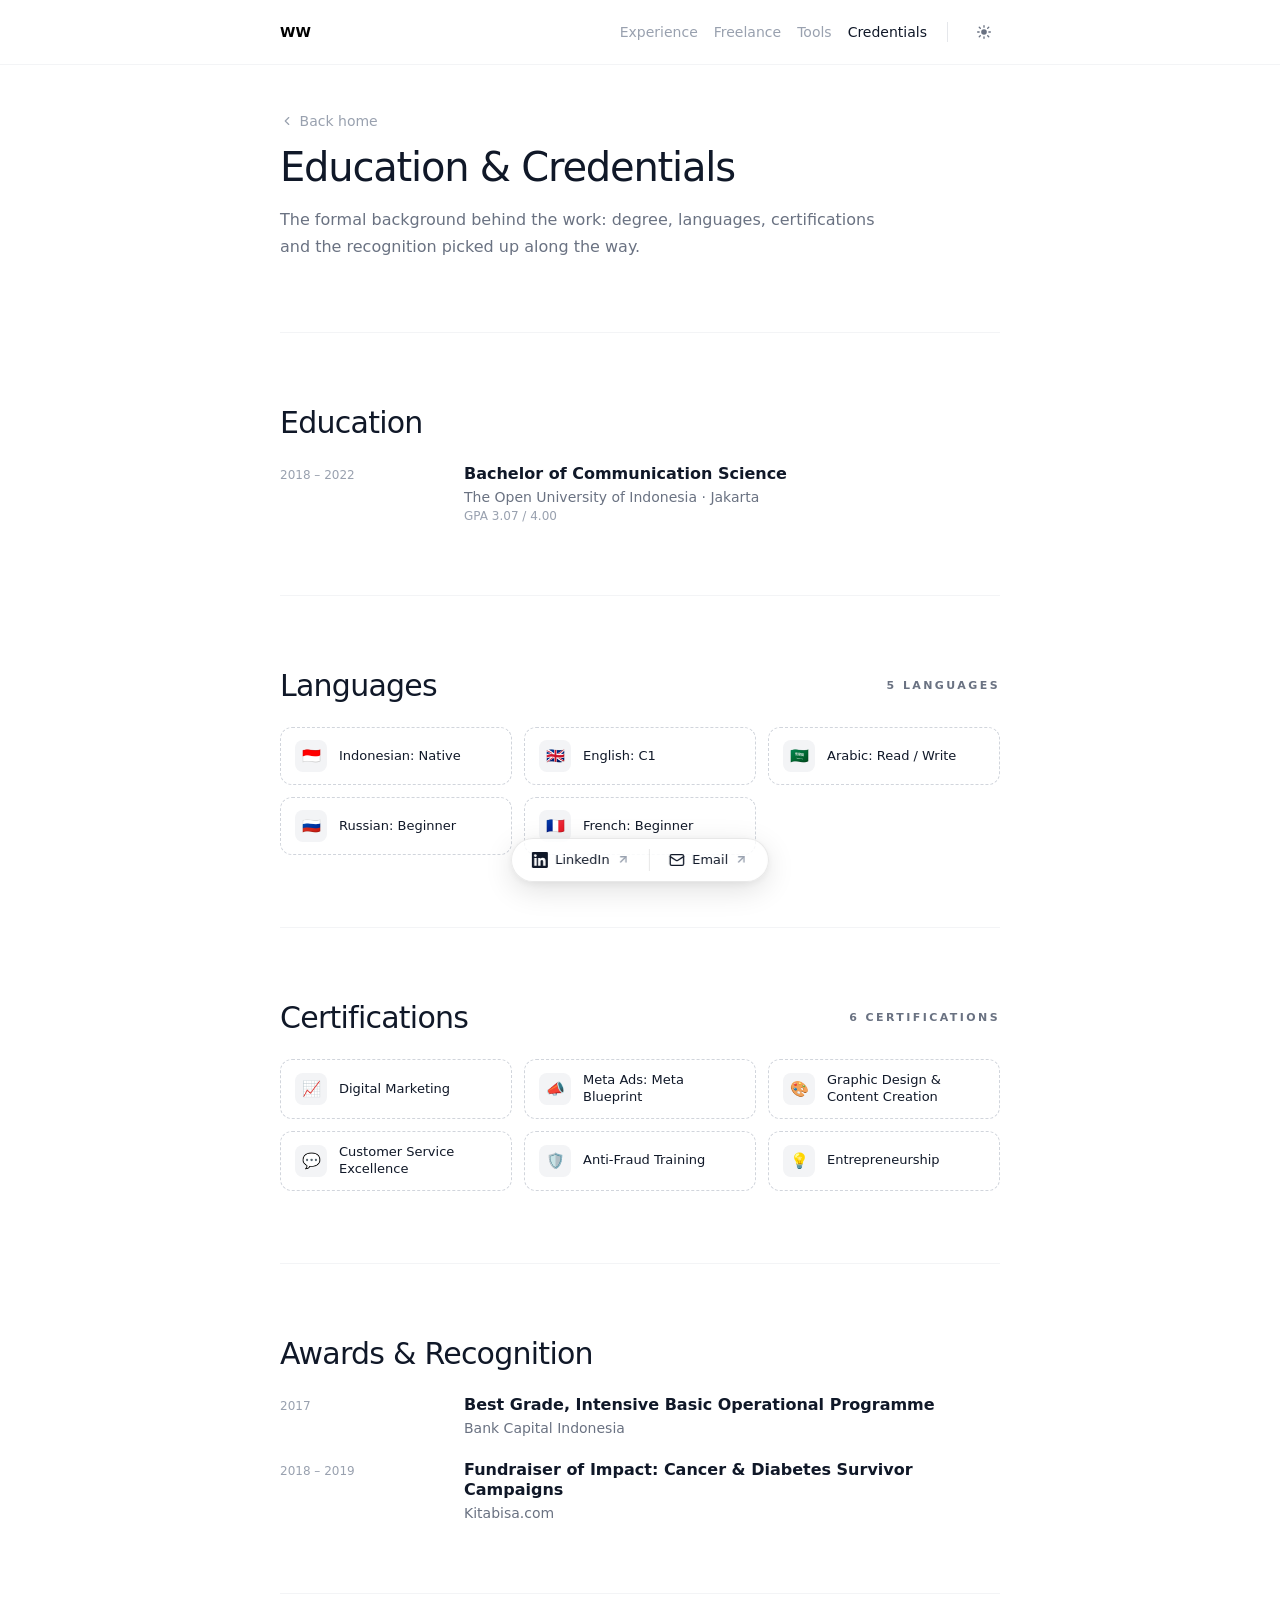
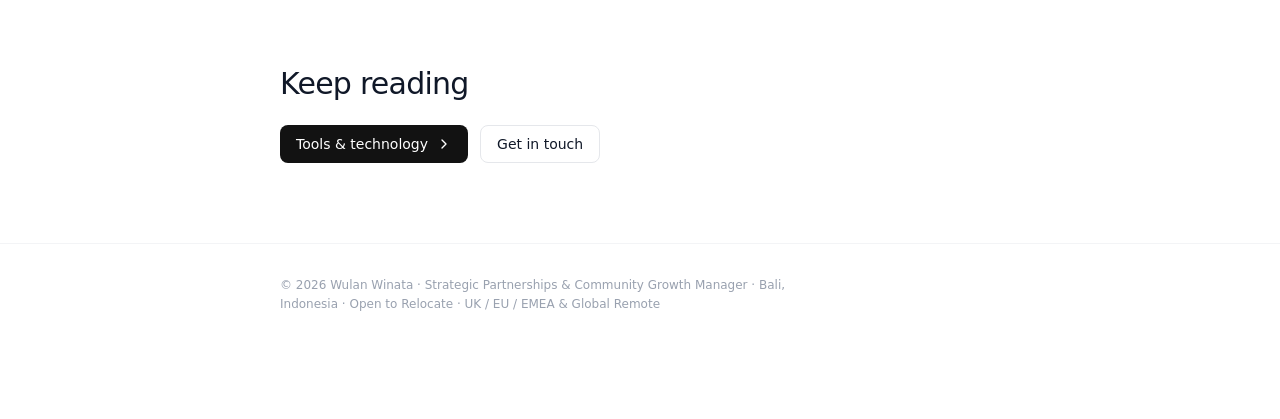
<file: credentials.html>
<!DOCTYPE html>
<html lang="en">
<head>
<meta charset="utf-8">
<meta name="viewport" content="width=device-width, initial-scale=1">
<title>Credentials  · Wulan Winata</title>
<meta name="description" content="Education, languages, certifications and awards: Bachelor of Communication Science, Meta Blueprint, and recognition from Bank Capital Indonesia and Kitabisa.com.">
<link rel="stylesheet" href="style.css">
<link rel="icon" href="data:image/svg+xml,<svg xmlns='http://www.w3.org/2000/svg' viewBox='0 0 32 32'><text y='25' font-size='24'>🤝</text></svg>">
<script>
  (function () {
    try {
      var stored = localStorage.getItem("theme");
      var dark = stored ? stored === "dark"
        : window.matchMedia("(prefers-color-scheme: dark)").matches;
      if (dark) document.documentElement.classList.add("dark");
    } catch (e) {}
  })();
</script>
</head>
<body>

<header class="site-header">
  <nav>
    <a class="brand" href="index.html">WW</a>
    <div class="nav-right">
      <div class="nav-links">
        <a href="experience.html">Experience</a>
        <a href="freelance.html">Freelance</a>
        <a href="tools.html">Tools</a>
        <a href="credentials.html">Credentials</a>
      </div>
      <div class="nav-divider"></div>
      <button type="button" class="theme-toggle" title="Switch to dark" aria-label="Switch to dark mode">
        <svg class="icon-sun" viewBox="0 0 24 24" fill="none" stroke="currentColor" stroke-width="2" stroke-linecap="round" aria-hidden="true">
          <circle cx="12" cy="12" r="4.2" fill="currentColor" stroke="none"></circle>
          <path d="M12 2.5v2.2M12 19.3v2.2M4.9 4.9l1.55 1.55M17.55 17.55l1.55 1.55M2.5 12h2.2M19.3 12h2.2M4.9 19.1l1.55-1.55M17.55 6.45l1.55-1.55"></path>
        </svg>
        <svg class="icon-moon" viewBox="0 0 24 24" fill="currentColor" aria-hidden="true">
          <path d="M20.5 14.6c-1 .4-2.1.6-3.2.6-5 0-9-4-9-9 0-1.6.4-3.1 1.2-4.4a.75.75 0 0 0-.9-1.1A10.5 10.5 0 1 0 21.6 15.5a.75.75 0 0 0-1.1-.9Z"></path>
        </svg>
      </button>
    </div>
  </nav>
</header>

<main class="wrap">

  <section class="page-head">
    <a class="back-link" href="index.html">
      <svg viewBox="0 0 24 24" fill="none" stroke="currentColor" stroke-width="2" stroke-linecap="round" stroke-linejoin="round" aria-hidden="true"><path d="m15 18-6-6 6-6"/></svg>
      <span>Back home</span>
    </a>
    <h1 class="page-title">Education &amp; Credentials</h1>
    <p class="page-lede">
      The formal background behind the work: degree, languages, certifications and the recognition picked up along
      the way.
    </p>
  </section>

  <hr class="rule">

  <section class="section reveal">
    <div class="section-head">
      <p class="section-title">Education</p>
    </div>
    <div class="cred-list">
      <div class="cred-row">
        <p class="exp-date">2018 – 2022</p>
        <div>
          <p class="cred-title">Bachelor of Communication Science</p>
          <p class="cred-sub">The Open University of Indonesia · Jakarta</p>
          <p class="cred-note">GPA 3.07 / 4.00</p>
        </div>
      </div>
    </div>
  </section>

  <hr class="rule">

  <section class="section reveal">
    <div class="section-head">
      <p class="section-title">Languages</p>
      <span class="eyebrow">5 Languages</span>
    </div>
    <div class="comp-grid">
      <div class="comp"><span class="comp-ico">🇮🇩</span><span class="comp-txt">Indonesian: Native</span></div>
      <div class="comp"><span class="comp-ico">🇬🇧</span><span class="comp-txt">English: C1</span></div>
      <div class="comp"><span class="comp-ico">🇸🇦</span><span class="comp-txt">Arabic: Read / Write</span></div>
      <div class="comp"><span class="comp-ico">🇷🇺</span><span class="comp-txt">Russian: Beginner</span></div>
      <div class="comp"><span class="comp-ico">🇫🇷</span><span class="comp-txt">French: Beginner</span></div>
    </div>
  </section>

  <hr class="rule">

  <section class="section reveal">
    <div class="section-head">
      <p class="section-title">Certifications</p>
      <span class="eyebrow">6 Certifications</span>
    </div>
    <div class="comp-grid">
      <div class="comp"><span class="comp-ico">📈</span><span class="comp-txt">Digital Marketing</span></div>
      <div class="comp"><span class="comp-ico">📣</span><span class="comp-txt">Meta Ads: Meta Blueprint</span></div>
      <div class="comp"><span class="comp-ico">🎨</span><span class="comp-txt">Graphic Design &amp; Content Creation</span></div>
      <div class="comp"><span class="comp-ico">💬</span><span class="comp-txt">Customer Service Excellence</span></div>
      <div class="comp"><span class="comp-ico">🛡️</span><span class="comp-txt">Anti-Fraud Training</span></div>
      <div class="comp"><span class="comp-ico">💡</span><span class="comp-txt">Entrepreneurship</span></div>
    </div>
  </section>

  <hr class="rule">

  <section class="section reveal">
    <div class="section-head">
      <p class="section-title">Awards &amp; Recognition</p>
    </div>
    <div class="cred-list">
      <div class="cred-row">
        <p class="exp-date">2017</p>
        <div>
          <p class="cred-title">Best Grade, Intensive Basic Operational Programme</p>
          <p class="cred-sub">Bank Capital Indonesia</p>
        </div>
      </div>
      <div class="cred-row">
        <p class="exp-date">2018 – 2019</p>
        <div>
          <p class="cred-title">Fundraiser of Impact: Cancer &amp; Diabetes Survivor Campaigns</p>
          <p class="cred-sub">Kitabisa.com</p>
        </div>
      </div>
    </div>
  </section>

  <hr class="rule">

  <section class="section reveal">
    <div class="section-head">
      <p class="section-title">Keep reading</p>
    </div>
    <div class="btn-row">
      <a class="btn" href="tools.html">
        <span>Tools &amp; technology</span>
        <svg viewBox="0 0 24 24" fill="none" stroke="currentColor" stroke-width="2" stroke-linecap="round" stroke-linejoin="round" aria-hidden="true"><path d="m9 18 6-6-6-6"/></svg>
      </a>
      <a class="btn-ghost" href="index.html#contact"><span>Get in touch</span></a>
    </div>
  </section>

</main>

<footer class="site-footer">
  <div class="footer-inner">
    <p class="footer-note">
      © 2026 Wulan Winata · Strategic Partnerships &amp; Community Growth Manager · Bali, Indonesia · Open to Relocate ·
      UK / EU / EMEA &amp; Global Remote
    </p>
  </div>
</footer>

<!-- Floating glass dock -->
<div class="dock" role="navigation" aria-label="Quick contact">
  <a class="dock-btn li" href="https://linkedin.com/in/wulanzein" target="_blank" rel="noopener noreferrer">
    <svg class="dock-glyph" viewBox="0 0 24 24" fill="currentColor" aria-hidden="true"><path d="M20.45 20.45h-3.56v-5.57c0-1.33-.03-3.04-1.85-3.04-1.85 0-2.14 1.45-2.14 2.94v5.67H9.35V9h3.42v1.56h.05a3.75 3.75 0 0 1 3.37-1.85c3.6 0 4.27 2.37 4.27 5.46v6.28ZM5.34 7.43a2.07 2.07 0 1 1 0-4.13 2.07 2.07 0 0 1 0 4.13ZM7.12 20.45H3.55V9h3.57v11.45ZM22.22 0H1.77C.79 0 0 .77 0 1.72v20.56C0 23.23.79 24 1.77 24h20.45c.98 0 1.78-.77 1.78-1.72V1.72C24 .77 23.2 0 22.22 0Z"/></svg>
    <span>LinkedIn</span>
    <svg class="dock-arrow" viewBox="0 0 24 24" fill="none" stroke="currentColor" stroke-width="2.5" stroke-linecap="round" stroke-linejoin="round" aria-hidden="true"><path d="M7 7h10v10"/><path d="M7 17 17 7"/></svg>
  </a>
  <div class="dock-sep"></div>
  <a class="dock-btn em" href="mailto:Wlnwinata.work@gmail.com">
    <svg class="dock-glyph" viewBox="0 0 24 24" fill="none" stroke="currentColor" stroke-width="2" stroke-linecap="round" stroke-linejoin="round" aria-hidden="true"><path d="m22 7-8.991 5.727a2 2 0 0 1-2.009 0L2 7"/><rect x="2" y="4" width="20" height="16" rx="2"/></svg>
    <span>Email</span>
    <svg class="dock-arrow" viewBox="0 0 24 24" fill="none" stroke="currentColor" stroke-width="2.5" stroke-linecap="round" stroke-linejoin="round" aria-hidden="true"><path d="M7 7h10v10"/><path d="M7 17 17 7"/></svg>
  </a>
</div>

<script src="main.js"></script>
</body>
</html>
</file>
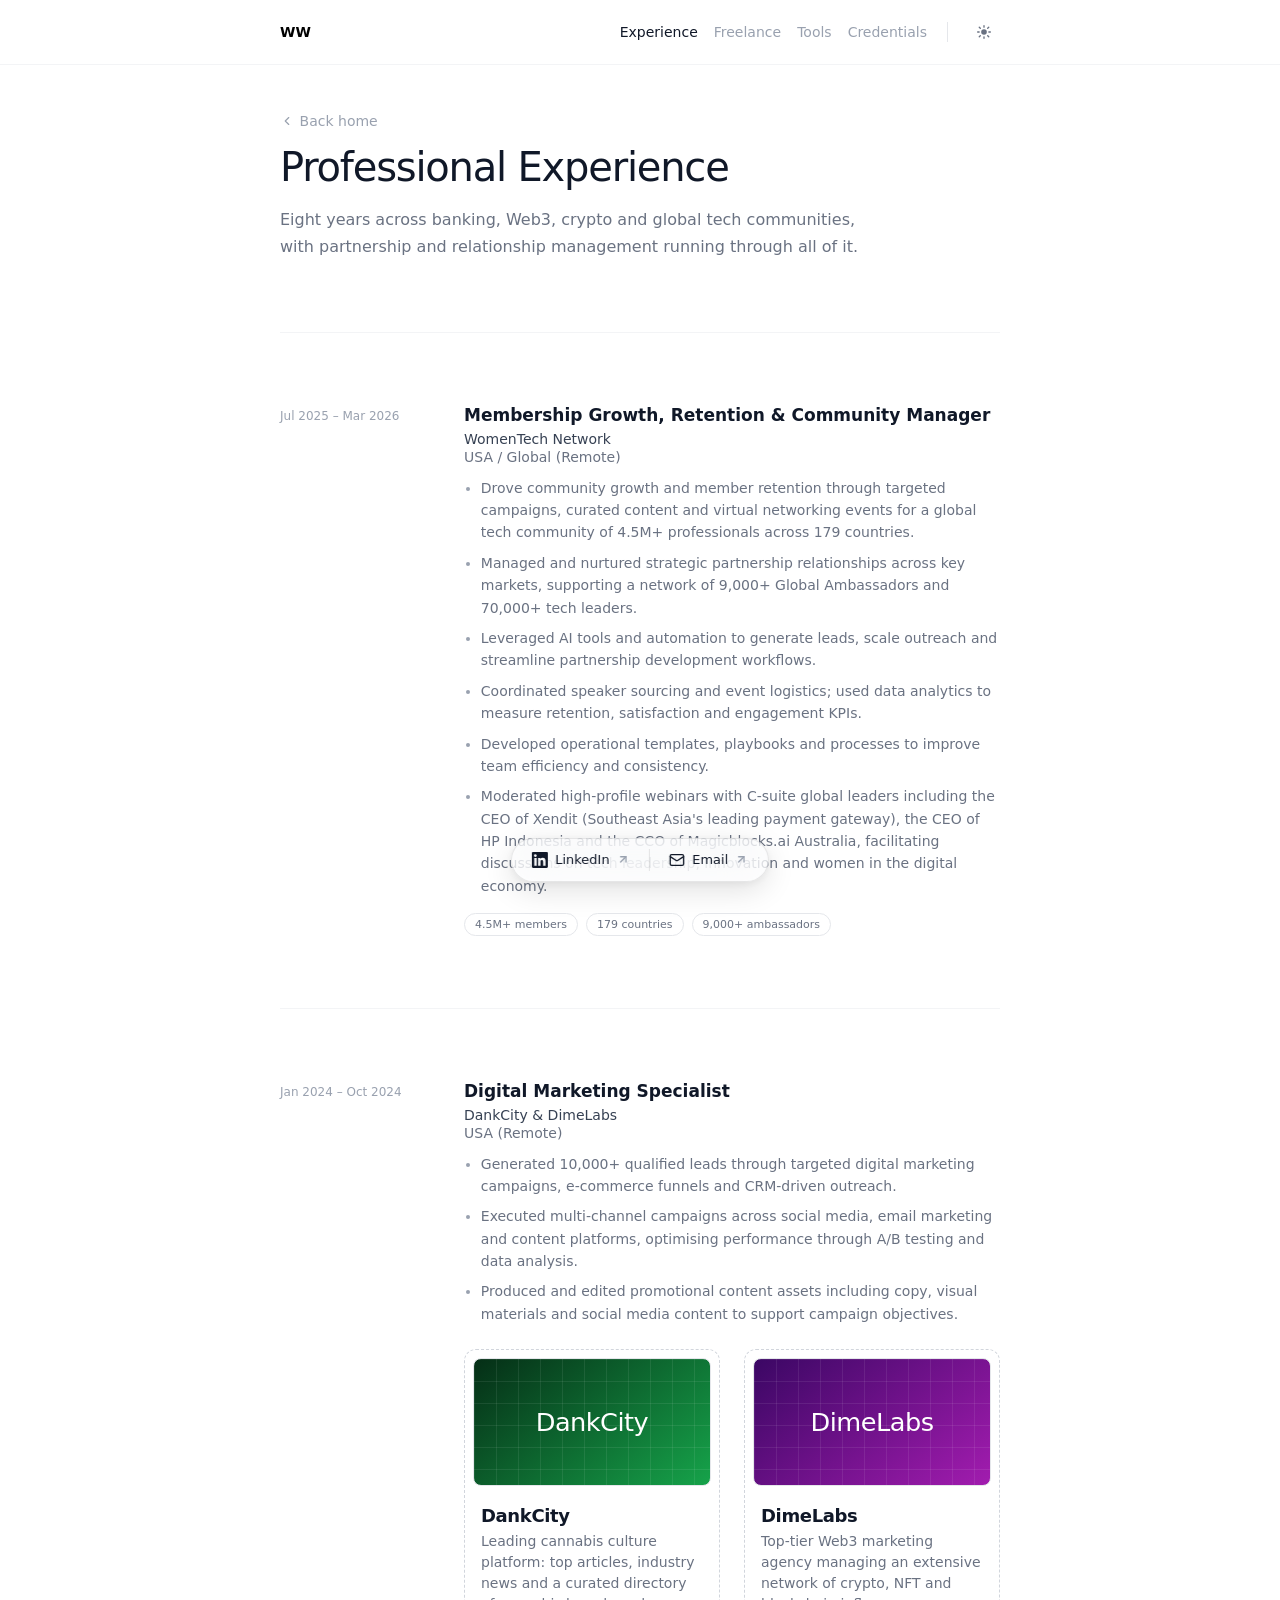
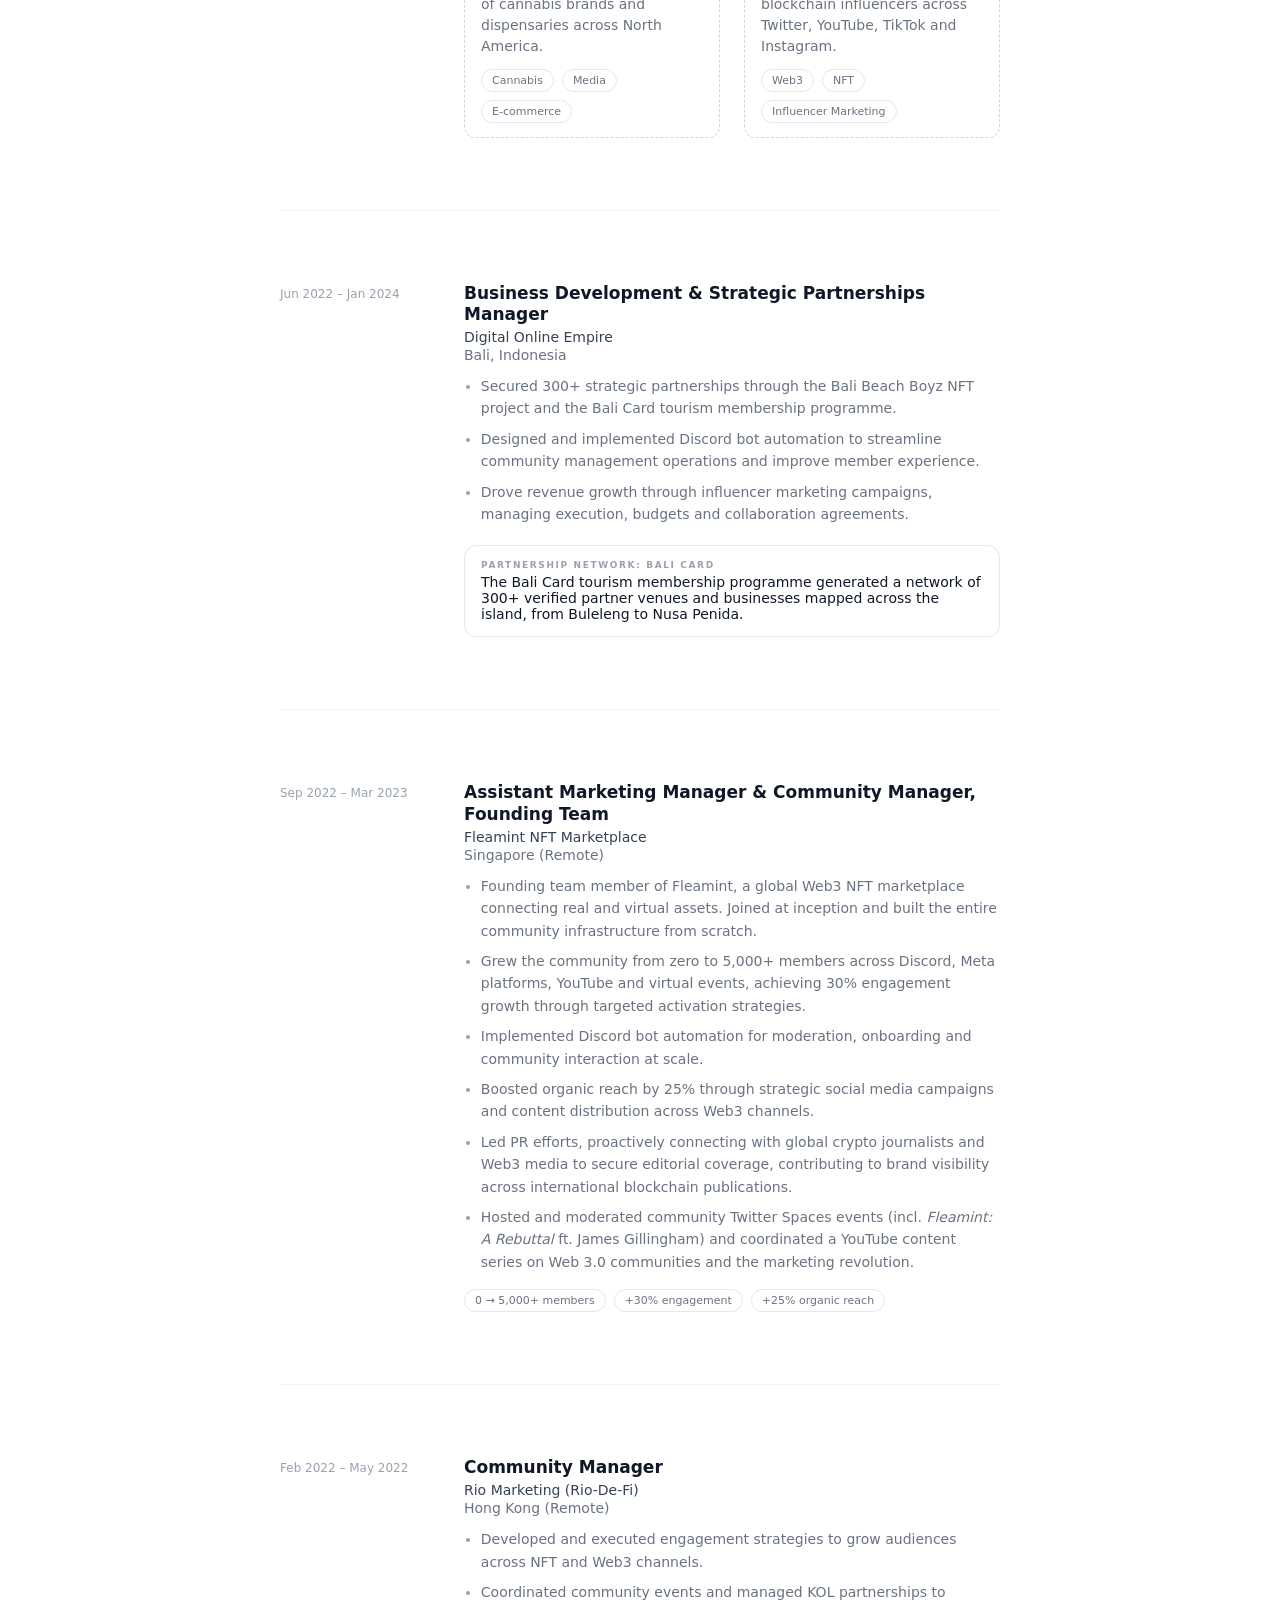
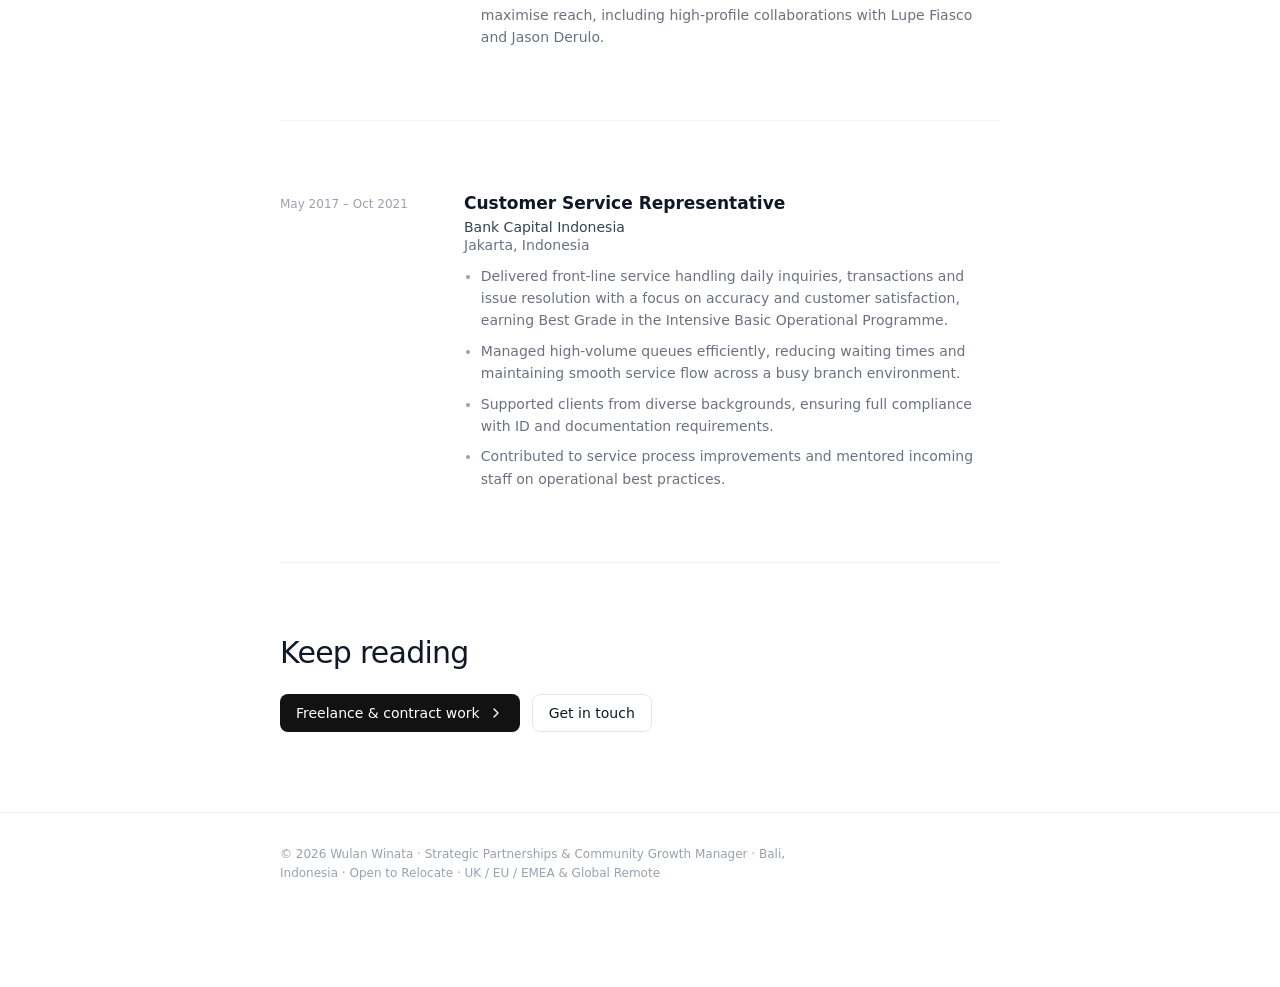
<file: experience.html>
<!DOCTYPE html>
<html lang="en">
<head>
<meta charset="utf-8">
<meta name="viewport" content="width=device-width, initial-scale=1">
<title>Experience  · Wulan Winata</title>
<meta name="description" content="Full professional experience: WomenTech Network, DankCity &amp; DimeLabs, Digital Online Empire, Fleamint, Rio-De-Fi and Bank Capital Indonesia.">
<link rel="stylesheet" href="style.css">
<link rel="icon" href="data:image/svg+xml,<svg xmlns='http://www.w3.org/2000/svg' viewBox='0 0 32 32'><text y='25' font-size='24'>🤝</text></svg>">
<script>
  (function () {
    try {
      var stored = localStorage.getItem("theme");
      var dark = stored ? stored === "dark"
        : window.matchMedia("(prefers-color-scheme: dark)").matches;
      if (dark) document.documentElement.classList.add("dark");
    } catch (e) {}
  })();
</script>
</head>
<body>

<header class="site-header">
  <nav>
    <a class="brand" href="index.html">WW</a>
    <div class="nav-right">
      <div class="nav-links">
        <a href="experience.html">Experience</a>
        <a href="freelance.html">Freelance</a>
        <a href="tools.html">Tools</a>
        <a href="credentials.html">Credentials</a>
      </div>
      <div class="nav-divider"></div>
      <button type="button" class="theme-toggle" title="Switch to dark" aria-label="Switch to dark mode">
        <svg class="icon-sun" viewBox="0 0 24 24" fill="none" stroke="currentColor" stroke-width="2" stroke-linecap="round" aria-hidden="true">
          <circle cx="12" cy="12" r="4.2" fill="currentColor" stroke="none"></circle>
          <path d="M12 2.5v2.2M12 19.3v2.2M4.9 4.9l1.55 1.55M17.55 17.55l1.55 1.55M2.5 12h2.2M19.3 12h2.2M4.9 19.1l1.55-1.55M17.55 6.45l1.55-1.55"></path>
        </svg>
        <svg class="icon-moon" viewBox="0 0 24 24" fill="currentColor" aria-hidden="true">
          <path d="M20.5 14.6c-1 .4-2.1.6-3.2.6-5 0-9-4-9-9 0-1.6.4-3.1 1.2-4.4a.75.75 0 0 0-.9-1.1A10.5 10.5 0 1 0 21.6 15.5a.75.75 0 0 0-1.1-.9Z"></path>
        </svg>
      </button>
    </div>
  </nav>
</header>

<main class="wrap">

  <section class="page-head">
    <a class="back-link" href="index.html">
      <svg viewBox="0 0 24 24" fill="none" stroke="currentColor" stroke-width="2" stroke-linecap="round" stroke-linejoin="round" aria-hidden="true"><path d="m15 18-6-6 6-6"/></svg>
      <span>Back home</span>
    </a>
    <h1 class="page-title">Professional Experience</h1>
    <p class="page-lede">
      Eight years across banking, Web3, crypto and global tech communities, with partnership and relationship
      management running through all of it.
    </p>
  </section>

  <hr class="rule">

  <!-- WomenTech -->
  <section class="section reveal" id="womentech">
    <div class="exp-row">
      <p class="exp-date">Jul 2025 – Mar 2026</p>
      <div>
        <h2 class="exp-role">Membership Growth, Retention &amp; Community Manager</h2>
        <p class="exp-org">WomenTech Network</p>
        <p class="exp-place">USA / Global (Remote)</p>
        <ul class="exp-points">
          <li>Drove community growth and member retention through targeted campaigns, curated content and virtual networking events for a global tech community of 4.5M+ professionals across 179 countries.</li>
          <li>Managed and nurtured strategic partnership relationships across key markets, supporting a network of 9,000+ Global Ambassadors and 70,000+ tech leaders.</li>
          <li>Leveraged AI tools and automation to generate leads, scale outreach and streamline partnership development workflows.</li>
          <li>Coordinated speaker sourcing and event logistics; used data analytics to measure retention, satisfaction and engagement KPIs.</li>
          <li>Developed operational templates, playbooks and processes to improve team efficiency and consistency.</li>
          <li>Moderated high-profile webinars with C-suite global leaders including the CEO of Xendit (Southeast Asia's leading payment gateway), the CEO of HP Indonesia and the CCO of Magicblocks.ai Australia, facilitating discussions on tech leadership, innovation and women in the digital economy.</li>
        </ul>
        <div class="pill-row" style="margin-top:1rem">
          <span class="pill">4.5M+ members</span>
          <span class="pill">179 countries</span>
          <span class="pill">9,000+ ambassadors</span>
        </div>
      </div>
    </div>
  </section>

  <hr class="rule">

  <!-- DankCity & DimeLabs -->
  <section class="section reveal" id="dankcity">
    <div class="exp-row">
      <p class="exp-date">Jan 2024 – Oct 2024</p>
      <div>
        <h2 class="exp-role">Digital Marketing Specialist</h2>
        <p class="exp-org">DankCity &amp; DimeLabs</p>
        <p class="exp-place">USA (Remote)</p>
        <ul class="exp-points">
          <li>Generated 10,000+ qualified leads through targeted digital marketing campaigns, e-commerce funnels and CRM-driven outreach.</li>
          <li>Executed multi-channel campaigns across social media, email marketing and content platforms, optimising performance through A/B testing and data analysis.</li>
          <li>Produced and edited promotional content assets including copy, visual materials and social media content to support campaign objectives.</li>
        </ul>

        <div class="card-grid" style="margin-top:1.5rem">
          <div class="card">
            <div class="card-thumb g3"><span class="card-thumb-mono">DankCity</span></div>
            <div class="card-body">
              <p class="card-title">DankCity</p>
              <p class="card-desc">Leading cannabis culture platform: top articles, industry news and a curated directory of cannabis brands and dispensaries across North America.</p>
              <div class="card-meta">
                <span class="pill">Cannabis</span><span class="pill">Media</span><span class="pill">E-commerce</span>
              </div>
            </div>
          </div>
          <div class="card">
            <div class="card-thumb g2"><span class="card-thumb-mono">DimeLabs</span></div>
            <div class="card-body">
              <p class="card-title">DimeLabs</p>
              <p class="card-desc">Top-tier Web3 marketing agency managing an extensive network of crypto, NFT and blockchain influencers across Twitter, YouTube, TikTok and Instagram.</p>
              <div class="card-meta">
                <span class="pill">Web3</span><span class="pill">NFT</span><span class="pill">Influencer Marketing</span>
              </div>
            </div>
          </div>
        </div>
      </div>
    </div>
  </section>

  <hr class="rule">

  <!-- Digital Online Empire -->
  <section class="section reveal" id="doe">
    <div class="exp-row">
      <p class="exp-date">Jun 2022 – Jan 2024</p>
      <div>
        <h2 class="exp-role">Business Development &amp; Strategic Partnerships Manager</h2>
        <p class="exp-org">Digital Online Empire</p>
        <p class="exp-place">Bali, Indonesia</p>
        <ul class="exp-points">
          <li>Secured 300+ strategic partnerships through the Bali Beach Boyz NFT project and the Bali Card tourism membership programme.</li>
          <li>Designed and implemented Discord bot automation to streamline community management operations and improve member experience.</li>
          <li>Drove revenue growth through influencer marketing campaigns, managing execution, budgets and collaboration agreements.</li>
        </ul>
        <div class="fact" style="margin-top:1.25rem">
          <p class="fact-k">Partnership Network: Bali Card</p>
          <p class="fact-v">The Bali Card tourism membership programme generated a network of 300+ verified partner venues and businesses mapped across the island, from Buleleng to Nusa Penida.</p>
        </div>
      </div>
    </div>
  </section>

  <hr class="rule">

  <!-- Fleamint -->
  <section class="section reveal" id="fleamint">
    <div class="exp-row">
      <p class="exp-date">Sep 2022 – Mar 2023</p>
      <div>
        <h2 class="exp-role">Assistant Marketing Manager &amp; Community Manager, Founding Team</h2>
        <p class="exp-org">Fleamint NFT Marketplace</p>
        <p class="exp-place">Singapore (Remote)</p>
        <ul class="exp-points">
          <li>Founding team member of Fleamint, a global Web3 NFT marketplace connecting real and virtual assets. Joined at inception and built the entire community infrastructure from scratch.</li>
          <li>Grew the community from zero to 5,000+ members across Discord, Meta platforms, YouTube and virtual events, achieving 30% engagement growth through targeted activation strategies.</li>
          <li>Implemented Discord bot automation for moderation, onboarding and community interaction at scale.</li>
          <li>Boosted organic reach by 25% through strategic social media campaigns and content distribution across Web3 channels.</li>
          <li>Led PR efforts, proactively connecting with global crypto journalists and Web3 media to secure editorial coverage, contributing to brand visibility across international blockchain publications.</li>
          <li>Hosted and moderated community Twitter Spaces events (incl. <em>Fleamint: A Rebuttal</em> ft. James Gillingham) and coordinated a YouTube content series on Web 3.0 communities and the marketing revolution.</li>
        </ul>
        <div class="pill-row" style="margin-top:1rem">
          <span class="pill">0 → 5,000+ members</span>
          <span class="pill">+30% engagement</span>
          <span class="pill">+25% organic reach</span>
        </div>
      </div>
    </div>
  </section>

  <hr class="rule">

  <!-- Rio -->
  <section class="section reveal" id="rio">
    <div class="exp-row">
      <p class="exp-date">Feb 2022 – May 2022</p>
      <div>
        <h2 class="exp-role">Community Manager</h2>
        <p class="exp-org">Rio Marketing (Rio-De-Fi)</p>
        <p class="exp-place">Hong Kong (Remote)</p>
        <ul class="exp-points">
          <li>Developed and executed engagement strategies to grow audiences across NFT and Web3 channels.</li>
          <li>Coordinated community events and managed KOL partnerships to maximise reach, including high-profile collaborations with Lupe Fiasco and Jason Derulo.</li>
        </ul>
      </div>
    </div>
  </section>

  <hr class="rule">

  <!-- Bank Capital -->
  <section class="section reveal" id="bankcapital">
    <div class="exp-row">
      <p class="exp-date">May 2017 – Oct 2021</p>
      <div>
        <h2 class="exp-role">Customer Service Representative</h2>
        <p class="exp-org">Bank Capital Indonesia</p>
        <p class="exp-place">Jakarta, Indonesia</p>
        <ul class="exp-points">
          <li>Delivered front-line service handling daily inquiries, transactions and issue resolution with a focus on accuracy and customer satisfaction, earning Best Grade in the Intensive Basic Operational Programme.</li>
          <li>Managed high-volume queues efficiently, reducing waiting times and maintaining smooth service flow across a busy branch environment.</li>
          <li>Supported clients from diverse backgrounds, ensuring full compliance with ID and documentation requirements.</li>
          <li>Contributed to service process improvements and mentored incoming staff on operational best practices.</li>
        </ul>
      </div>
    </div>
  </section>

  <hr class="rule">

  <section class="section reveal">
    <div class="section-head">
      <p class="section-title">Keep reading</p>
    </div>
    <div class="btn-row">
      <a class="btn" href="freelance.html">
        <span>Freelance &amp; contract work</span>
        <svg viewBox="0 0 24 24" fill="none" stroke="currentColor" stroke-width="2" stroke-linecap="round" stroke-linejoin="round" aria-hidden="true"><path d="m9 18 6-6-6-6"/></svg>
      </a>
      <a class="btn-ghost" href="index.html#contact"><span>Get in touch</span></a>
    </div>
  </section>

</main>

<footer class="site-footer">
  <div class="footer-inner">
    <p class="footer-note">
      © 2026 Wulan Winata · Strategic Partnerships &amp; Community Growth Manager · Bali, Indonesia · Open to Relocate ·
      UK / EU / EMEA &amp; Global Remote
    </p>
  </div>
</footer>

<!-- Floating glass dock -->
<div class="dock" role="navigation" aria-label="Quick contact">
  <a class="dock-btn li" href="https://linkedin.com/in/wulanzein" target="_blank" rel="noopener noreferrer">
    <svg class="dock-glyph" viewBox="0 0 24 24" fill="currentColor" aria-hidden="true"><path d="M20.45 20.45h-3.56v-5.57c0-1.33-.03-3.04-1.85-3.04-1.85 0-2.14 1.45-2.14 2.94v5.67H9.35V9h3.42v1.56h.05a3.75 3.75 0 0 1 3.37-1.85c3.6 0 4.27 2.37 4.27 5.46v6.28ZM5.34 7.43a2.07 2.07 0 1 1 0-4.13 2.07 2.07 0 0 1 0 4.13ZM7.12 20.45H3.55V9h3.57v11.45ZM22.22 0H1.77C.79 0 0 .77 0 1.72v20.56C0 23.23.79 24 1.77 24h20.45c.98 0 1.78-.77 1.78-1.72V1.72C24 .77 23.2 0 22.22 0Z"/></svg>
    <span>LinkedIn</span>
    <svg class="dock-arrow" viewBox="0 0 24 24" fill="none" stroke="currentColor" stroke-width="2.5" stroke-linecap="round" stroke-linejoin="round" aria-hidden="true"><path d="M7 7h10v10"/><path d="M7 17 17 7"/></svg>
  </a>
  <div class="dock-sep"></div>
  <a class="dock-btn em" href="mailto:Wlnwinata.work@gmail.com">
    <svg class="dock-glyph" viewBox="0 0 24 24" fill="none" stroke="currentColor" stroke-width="2" stroke-linecap="round" stroke-linejoin="round" aria-hidden="true"><path d="m22 7-8.991 5.727a2 2 0 0 1-2.009 0L2 7"/><rect x="2" y="4" width="20" height="16" rx="2"/></svg>
    <span>Email</span>
    <svg class="dock-arrow" viewBox="0 0 24 24" fill="none" stroke="currentColor" stroke-width="2.5" stroke-linecap="round" stroke-linejoin="round" aria-hidden="true"><path d="M7 7h10v10"/><path d="M7 17 17 7"/></svg>
  </a>
</div>

<script src="main.js"></script>
</body>
</html>
</file>
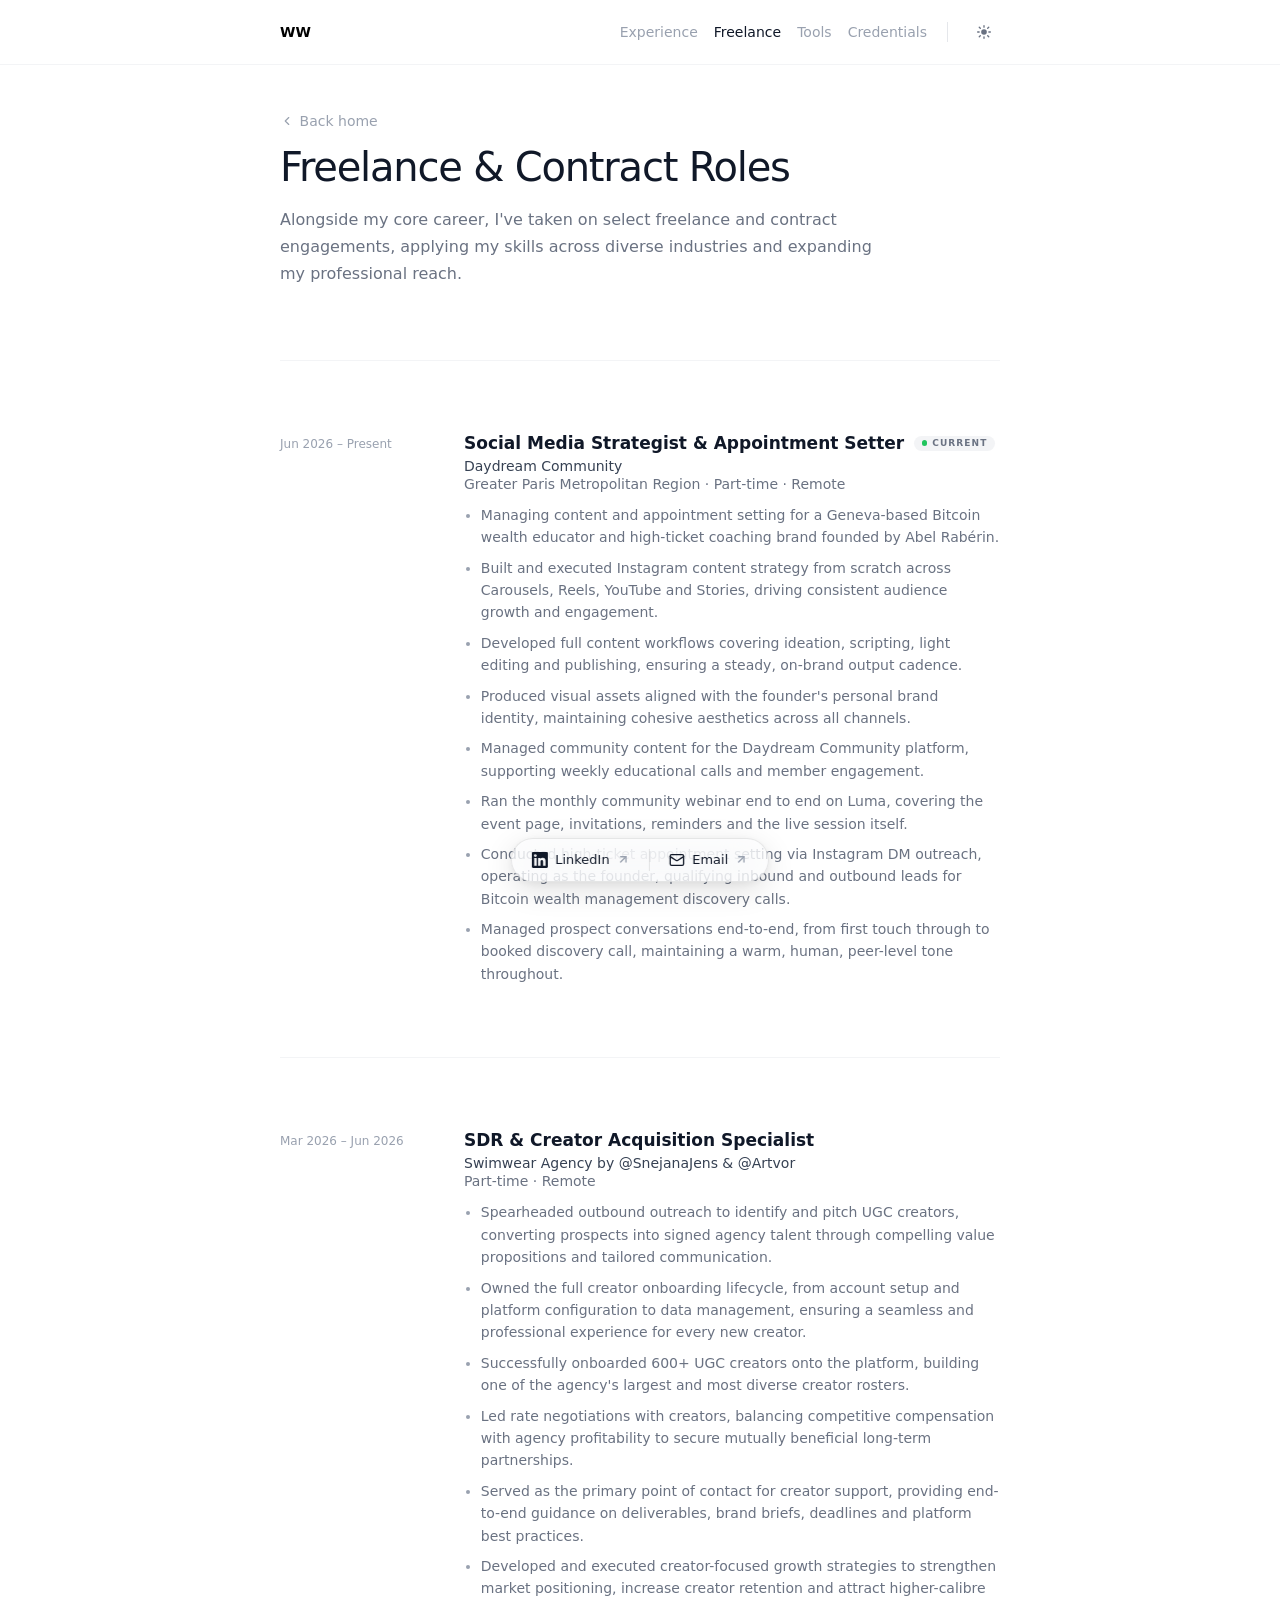
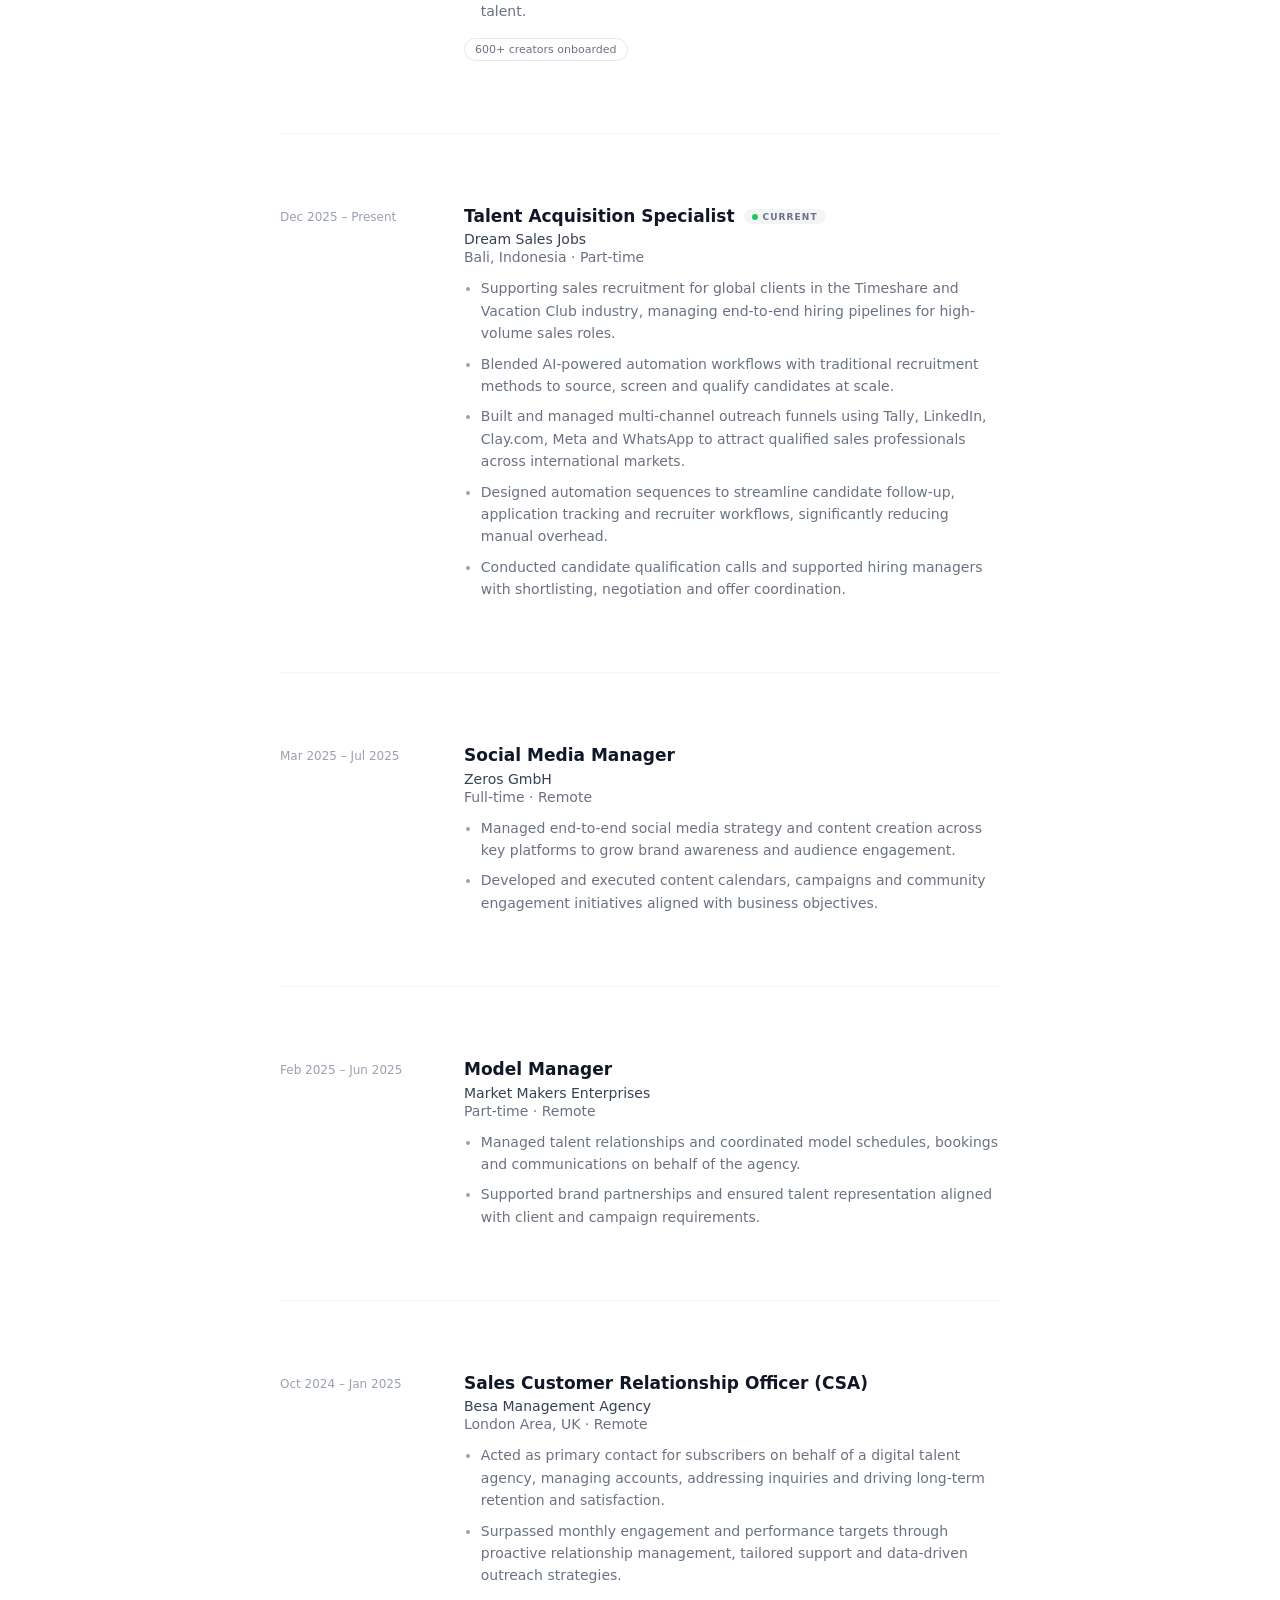
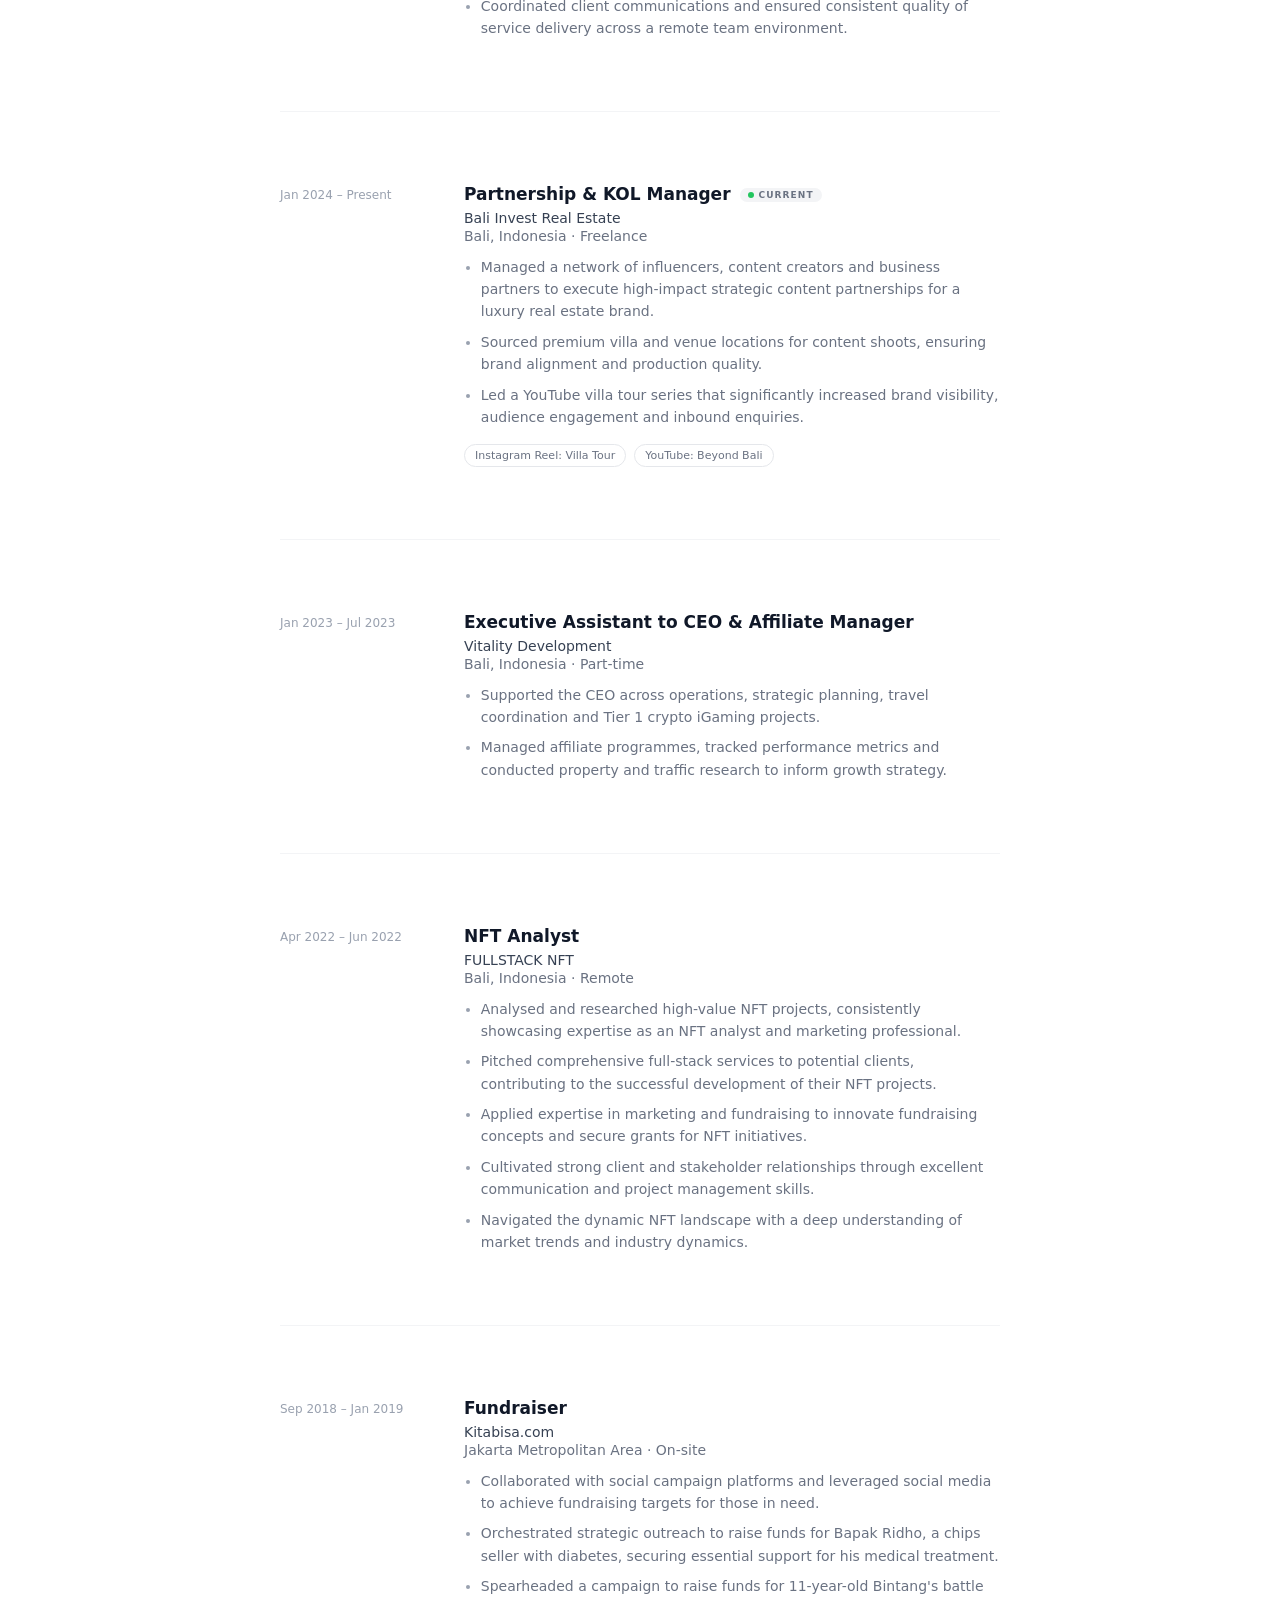
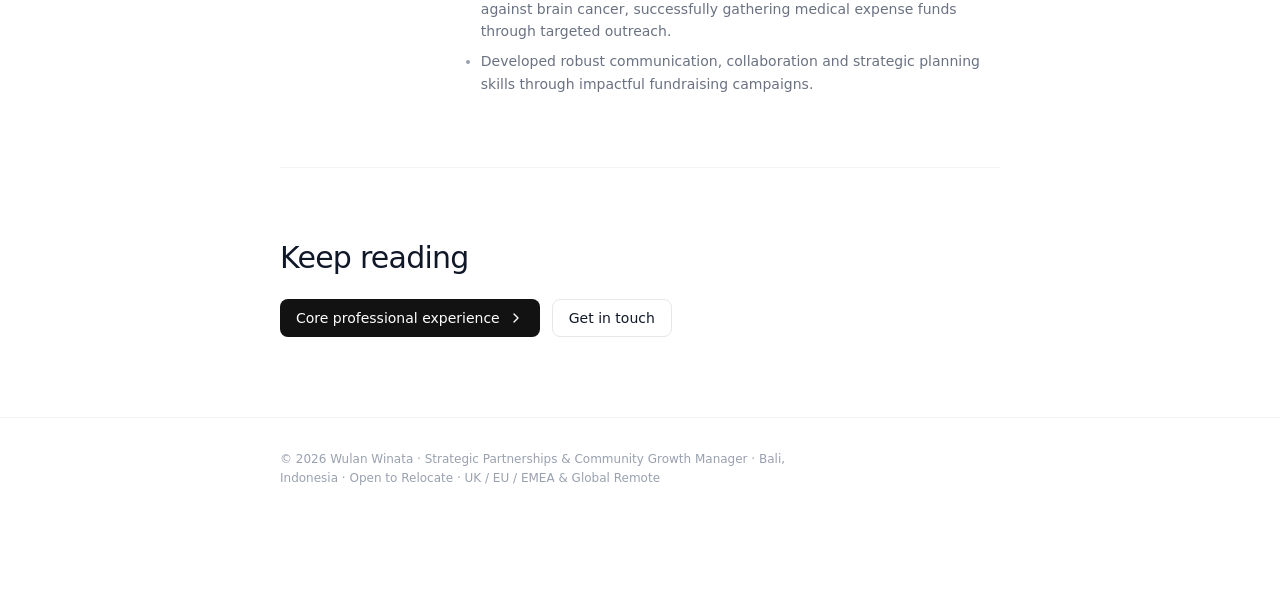
<file: freelance.html>
<!DOCTYPE html>
<html lang="en">
<head>
<meta charset="utf-8">
<meta name="viewport" content="width=device-width, initial-scale=1">
<title>Freelance &amp; Contract  · Wulan Winata</title>
<meta name="description" content="Select freelance and contract engagements across Bitcoin education, UGC agencies, recruitment, real estate, crypto iGaming and fundraising.">
<link rel="stylesheet" href="style.css">
<link rel="icon" href="data:image/svg+xml,<svg xmlns='http://www.w3.org/2000/svg' viewBox='0 0 32 32'><text y='25' font-size='24'>🤝</text></svg>">
<script>
  (function () {
    try {
      var stored = localStorage.getItem("theme");
      var dark = stored ? stored === "dark"
        : window.matchMedia("(prefers-color-scheme: dark)").matches;
      if (dark) document.documentElement.classList.add("dark");
    } catch (e) {}
  })();
</script>
</head>
<body>

<header class="site-header">
  <nav>
    <a class="brand" href="index.html">WW</a>
    <div class="nav-right">
      <div class="nav-links">
        <a href="experience.html">Experience</a>
        <a href="freelance.html">Freelance</a>
        <a href="tools.html">Tools</a>
        <a href="credentials.html">Credentials</a>
      </div>
      <div class="nav-divider"></div>
      <button type="button" class="theme-toggle" title="Switch to dark" aria-label="Switch to dark mode">
        <svg class="icon-sun" viewBox="0 0 24 24" fill="none" stroke="currentColor" stroke-width="2" stroke-linecap="round" aria-hidden="true">
          <circle cx="12" cy="12" r="4.2" fill="currentColor" stroke="none"></circle>
          <path d="M12 2.5v2.2M12 19.3v2.2M4.9 4.9l1.55 1.55M17.55 17.55l1.55 1.55M2.5 12h2.2M19.3 12h2.2M4.9 19.1l1.55-1.55M17.55 6.45l1.55-1.55"></path>
        </svg>
        <svg class="icon-moon" viewBox="0 0 24 24" fill="currentColor" aria-hidden="true">
          <path d="M20.5 14.6c-1 .4-2.1.6-3.2.6-5 0-9-4-9-9 0-1.6.4-3.1 1.2-4.4a.75.75 0 0 0-.9-1.1A10.5 10.5 0 1 0 21.6 15.5a.75.75 0 0 0-1.1-.9Z"></path>
        </svg>
      </button>
    </div>
  </nav>
</header>

<main class="wrap">

  <section class="page-head">
    <a class="back-link" href="index.html">
      <svg viewBox="0 0 24 24" fill="none" stroke="currentColor" stroke-width="2" stroke-linecap="round" stroke-linejoin="round" aria-hidden="true"><path d="m15 18-6-6 6-6"/></svg>
      <span>Back home</span>
    </a>
    <h1 class="page-title">Freelance &amp; Contract Roles</h1>
    <p class="page-lede">
      Alongside my core career, I've taken on select freelance and contract engagements, applying my skills across
      diverse industries and expanding my professional reach.
    </p>
  </section>

  <hr class="rule">

  <section class="section reveal" id="daydream">
    <div class="exp-row">
      <p class="exp-date">Jun 2026 – Present</p>
      <div>
        <div style="display:flex;align-items:center;gap:.6rem;flex-wrap:wrap">
          <h2 class="exp-role">Social Media Strategist &amp; Appointment Setter</h2>
          <span class="badge-progress">Current</span>
        </div>
        <p class="exp-org">Daydream Community</p>
        <p class="exp-place">Greater Paris Metropolitan Region · Part-time · Remote</p>
        <ul class="exp-points">
          <li>Managing content and appointment setting for a Geneva-based Bitcoin wealth educator and high-ticket coaching brand founded by Abel Rabérin.</li>
          <li>Built and executed Instagram content strategy from scratch across Carousels, Reels, YouTube and Stories, driving consistent audience growth and engagement.</li>
          <li>Developed full content workflows covering ideation, scripting, light editing and publishing, ensuring a steady, on-brand output cadence.</li>
          <li>Produced visual assets aligned with the founder's personal brand identity, maintaining cohesive aesthetics across all channels.</li>
          <li>Managed community content for the Daydream Community platform, supporting weekly educational calls and member engagement.</li>
          <li>Ran the monthly community webinar end to end on Luma, covering the event page, invitations, reminders and the live session itself.</li>
          <li>Conducted high-ticket appointment setting via Instagram DM outreach, operating as the founder, qualifying inbound and outbound leads for Bitcoin wealth management discovery calls.</li>
          <li>Managed prospect conversations end-to-end, from first touch through to booked discovery call, maintaining a warm, human, peer-level tone throughout.</li>
        </ul>
      </div>
    </div>
  </section>

  <hr class="rule">

  <section class="section reveal" id="swimwear">
    <div class="exp-row">
      <p class="exp-date">Mar 2026 – Jun 2026</p>
      <div>
        <h2 class="exp-role">SDR &amp; Creator Acquisition Specialist</h2>
        <p class="exp-org">Swimwear Agency by @SnejanaJens &amp; @Artvor</p>
        <p class="exp-place">Part-time · Remote</p>
        <ul class="exp-points">
          <li>Spearheaded outbound outreach to identify and pitch UGC creators, converting prospects into signed agency talent through compelling value propositions and tailored communication.</li>
          <li>Owned the full creator onboarding lifecycle, from account setup and platform configuration to data management, ensuring a seamless and professional experience for every new creator.</li>
          <li>Successfully onboarded 600+ UGC creators onto the platform, building one of the agency's largest and most diverse creator rosters.</li>
          <li>Led rate negotiations with creators, balancing competitive compensation with agency profitability to secure mutually beneficial long-term partnerships.</li>
          <li>Served as the primary point of contact for creator support, providing end-to-end guidance on deliverables, brand briefs, deadlines and platform best practices.</li>
          <li>Developed and executed creator-focused growth strategies to strengthen market positioning, increase creator retention and attract higher-calibre talent.</li>
        </ul>
        <div class="pill-row" style="margin-top:1rem"><span class="pill">600+ creators onboarded</span></div>
      </div>
    </div>
  </section>

  <hr class="rule">

  <section class="section reveal" id="dreamsales">
    <div class="exp-row">
      <p class="exp-date">Dec 2025 – Present</p>
      <div>
        <div style="display:flex;align-items:center;gap:.6rem;flex-wrap:wrap">
          <h2 class="exp-role">Talent Acquisition Specialist</h2>
          <span class="badge-progress">Current</span>
        </div>
        <p class="exp-org">Dream Sales Jobs</p>
        <p class="exp-place">Bali, Indonesia · Part-time</p>
        <ul class="exp-points">
          <li>Supporting sales recruitment for global clients in the Timeshare and Vacation Club industry, managing end-to-end hiring pipelines for high-volume sales roles.</li>
          <li>Blended AI-powered automation workflows with traditional recruitment methods to source, screen and qualify candidates at scale.</li>
          <li>Built and managed multi-channel outreach funnels using Tally, LinkedIn, Clay.com, Meta and WhatsApp to attract qualified sales professionals across international markets.</li>
          <li>Designed automation sequences to streamline candidate follow-up, application tracking and recruiter workflows, significantly reducing manual overhead.</li>
          <li>Conducted candidate qualification calls and supported hiring managers with shortlisting, negotiation and offer coordination.</li>
        </ul>
      </div>
    </div>
  </section>

  <hr class="rule">

  <section class="section reveal" id="zeros">
    <div class="exp-row">
      <p class="exp-date">Mar 2025 – Jul 2025</p>
      <div>
        <h2 class="exp-role">Social Media Manager</h2>
        <p class="exp-org">Zeros GmbH</p>
        <p class="exp-place">Full-time · Remote</p>
        <ul class="exp-points">
          <li>Managed end-to-end social media strategy and content creation across key platforms to grow brand awareness and audience engagement.</li>
          <li>Developed and executed content calendars, campaigns and community engagement initiatives aligned with business objectives.</li>
        </ul>
      </div>
    </div>
  </section>

  <hr class="rule">

  <section class="section reveal" id="marketmakers">
    <div class="exp-row">
      <p class="exp-date">Feb 2025 – Jun 2025</p>
      <div>
        <h2 class="exp-role">Model Manager</h2>
        <p class="exp-org">Market Makers Enterprises</p>
        <p class="exp-place">Part-time · Remote</p>
        <ul class="exp-points">
          <li>Managed talent relationships and coordinated model schedules, bookings and communications on behalf of the agency.</li>
          <li>Supported brand partnerships and ensured talent representation aligned with client and campaign requirements.</li>
        </ul>
      </div>
    </div>
  </section>

  <hr class="rule">

  <section class="section reveal" id="besa">
    <div class="exp-row">
      <p class="exp-date">Oct 2024 – Jan 2025</p>
      <div>
        <h2 class="exp-role">Sales Customer Relationship Officer (CSA)</h2>
        <p class="exp-org">Besa Management Agency</p>
        <p class="exp-place">London Area, UK · Remote</p>
        <ul class="exp-points">
          <li>Acted as primary contact for subscribers on behalf of a digital talent agency, managing accounts, addressing inquiries and driving long-term retention and satisfaction.</li>
          <li>Surpassed monthly engagement and performance targets through proactive relationship management, tailored support and data-driven outreach strategies.</li>
          <li>Coordinated client communications and ensured consistent quality of service delivery across a remote team environment.</li>
        </ul>
      </div>
    </div>
  </section>

  <hr class="rule">

  <section class="section reveal" id="baliinvest">
    <div class="exp-row">
      <p class="exp-date">Jan 2024 – Present</p>
      <div>
        <div style="display:flex;align-items:center;gap:.6rem;flex-wrap:wrap">
          <h2 class="exp-role">Partnership &amp; KOL Manager</h2>
          <span class="badge-progress">Current</span>
        </div>
        <p class="exp-org">Bali Invest Real Estate</p>
        <p class="exp-place">Bali, Indonesia · Freelance</p>
        <ul class="exp-points">
          <li>Managed a network of influencers, content creators and business partners to execute high-impact strategic content partnerships for a luxury real estate brand.</li>
          <li>Sourced premium villa and venue locations for content shoots, ensuring brand alignment and production quality.</li>
          <li>Led a YouTube villa tour series that significantly increased brand visibility, audience engagement and inbound enquiries.</li>
        </ul>
        <div class="pill-row" style="margin-top:1rem">
          <span class="pill">Instagram Reel: Villa Tour</span>
          <span class="pill">YouTube: Beyond Bali</span>
        </div>
      </div>
    </div>
  </section>

  <hr class="rule">

  <section class="section reveal" id="vitality">
    <div class="exp-row">
      <p class="exp-date">Jan 2023 – Jul 2023</p>
      <div>
        <h2 class="exp-role">Executive Assistant to CEO &amp; Affiliate Manager</h2>
        <p class="exp-org">Vitality Development</p>
        <p class="exp-place">Bali, Indonesia · Part-time</p>
        <ul class="exp-points">
          <li>Supported the CEO across operations, strategic planning, travel coordination and Tier 1 crypto iGaming projects.</li>
          <li>Managed affiliate programmes, tracked performance metrics and conducted property and traffic research to inform growth strategy.</li>
        </ul>
      </div>
    </div>
  </section>

  <hr class="rule">

  <section class="section reveal" id="fullstacknft">
    <div class="exp-row">
      <p class="exp-date">Apr 2022 – Jun 2022</p>
      <div>
        <h2 class="exp-role">NFT Analyst</h2>
        <p class="exp-org">FULLSTACK NFT</p>
        <p class="exp-place">Bali, Indonesia · Remote</p>
        <ul class="exp-points">
          <li>Analysed and researched high-value NFT projects, consistently showcasing expertise as an NFT analyst and marketing professional.</li>
          <li>Pitched comprehensive full-stack services to potential clients, contributing to the successful development of their NFT projects.</li>
          <li>Applied expertise in marketing and fundraising to innovate fundraising concepts and secure grants for NFT initiatives.</li>
          <li>Cultivated strong client and stakeholder relationships through excellent communication and project management skills.</li>
          <li>Navigated the dynamic NFT landscape with a deep understanding of market trends and industry dynamics.</li>
        </ul>
      </div>
    </div>
  </section>

  <hr class="rule">

  <section class="section reveal" id="kitabisa">
    <div class="exp-row">
      <p class="exp-date">Sep 2018 – Jan 2019</p>
      <div>
        <h2 class="exp-role">Fundraiser</h2>
        <p class="exp-org">Kitabisa.com</p>
        <p class="exp-place">Jakarta Metropolitan Area · On-site</p>
        <ul class="exp-points">
          <li>Collaborated with social campaign platforms and leveraged social media to achieve fundraising targets for those in need.</li>
          <li>Orchestrated strategic outreach to raise funds for Bapak Ridho, a chips seller with diabetes, securing essential support for his medical treatment.</li>
          <li>Spearheaded a campaign to raise funds for 11-year-old Bintang's battle against brain cancer, successfully gathering medical expense funds through targeted outreach.</li>
          <li>Developed robust communication, collaboration and strategic planning skills through impactful fundraising campaigns.</li>
        </ul>
      </div>
    </div>
  </section>

  <hr class="rule">

  <section class="section reveal">
    <div class="section-head">
      <p class="section-title">Keep reading</p>
    </div>
    <div class="btn-row">
      <a class="btn" href="experience.html">
        <span>Core professional experience</span>
        <svg viewBox="0 0 24 24" fill="none" stroke="currentColor" stroke-width="2" stroke-linecap="round" stroke-linejoin="round" aria-hidden="true"><path d="m9 18 6-6-6-6"/></svg>
      </a>
      <a class="btn-ghost" href="index.html#contact"><span>Get in touch</span></a>
    </div>
  </section>

</main>

<footer class="site-footer">
  <div class="footer-inner">
    <p class="footer-note">
      © 2026 Wulan Winata · Strategic Partnerships &amp; Community Growth Manager · Bali, Indonesia · Open to Relocate ·
      UK / EU / EMEA &amp; Global Remote
    </p>
  </div>
</footer>

<!-- Floating glass dock -->
<div class="dock" role="navigation" aria-label="Quick contact">
  <a class="dock-btn li" href="https://linkedin.com/in/wulanzein" target="_blank" rel="noopener noreferrer">
    <svg class="dock-glyph" viewBox="0 0 24 24" fill="currentColor" aria-hidden="true"><path d="M20.45 20.45h-3.56v-5.57c0-1.33-.03-3.04-1.85-3.04-1.85 0-2.14 1.45-2.14 2.94v5.67H9.35V9h3.42v1.56h.05a3.75 3.75 0 0 1 3.37-1.85c3.6 0 4.27 2.37 4.27 5.46v6.28ZM5.34 7.43a2.07 2.07 0 1 1 0-4.13 2.07 2.07 0 0 1 0 4.13ZM7.12 20.45H3.55V9h3.57v11.45ZM22.22 0H1.77C.79 0 0 .77 0 1.72v20.56C0 23.23.79 24 1.77 24h20.45c.98 0 1.78-.77 1.78-1.72V1.72C24 .77 23.2 0 22.22 0Z"/></svg>
    <span>LinkedIn</span>
    <svg class="dock-arrow" viewBox="0 0 24 24" fill="none" stroke="currentColor" stroke-width="2.5" stroke-linecap="round" stroke-linejoin="round" aria-hidden="true"><path d="M7 7h10v10"/><path d="M7 17 17 7"/></svg>
  </a>
  <div class="dock-sep"></div>
  <a class="dock-btn em" href="mailto:Wlnwinata.work@gmail.com">
    <svg class="dock-glyph" viewBox="0 0 24 24" fill="none" stroke="currentColor" stroke-width="2" stroke-linecap="round" stroke-linejoin="round" aria-hidden="true"><path d="m22 7-8.991 5.727a2 2 0 0 1-2.009 0L2 7"/><rect x="2" y="4" width="20" height="16" rx="2"/></svg>
    <span>Email</span>
    <svg class="dock-arrow" viewBox="0 0 24 24" fill="none" stroke="currentColor" stroke-width="2.5" stroke-linecap="round" stroke-linejoin="round" aria-hidden="true"><path d="M7 7h10v10"/><path d="M7 17 17 7"/></svg>
  </a>
</div>

<script src="main.js"></script>
</body>
</html>
</file>
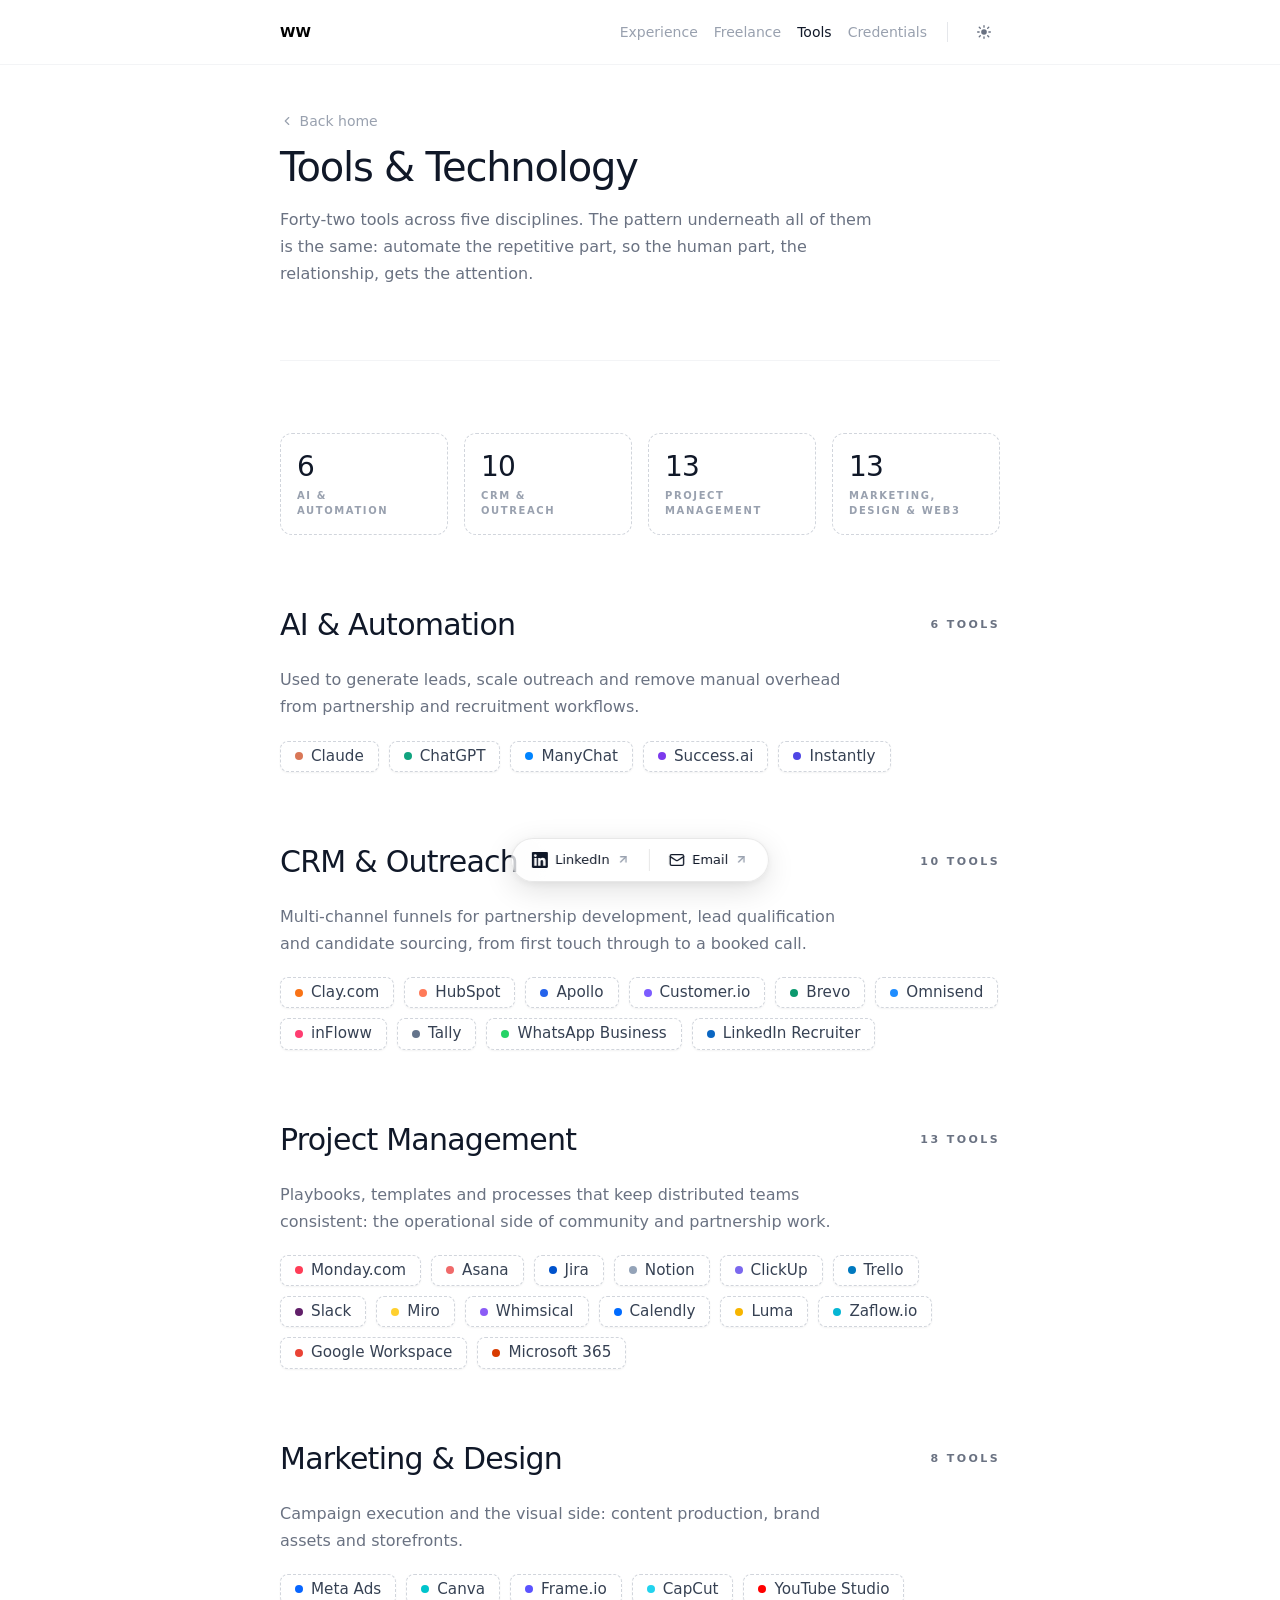
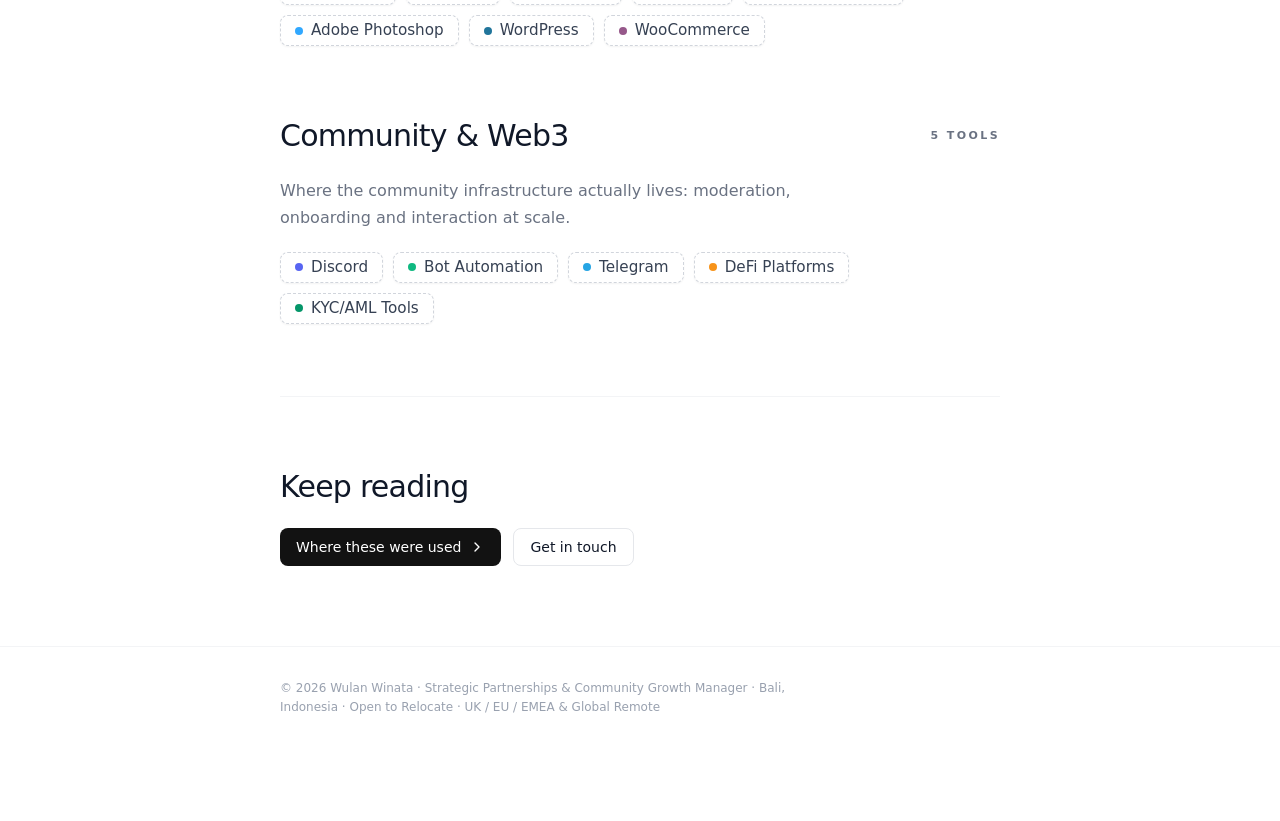
<file: tools.html>
<!DOCTYPE html>
<html lang="en">
<head>
<meta charset="utf-8">
<meta name="viewport" content="width=device-width, initial-scale=1">
<title>Tools &amp; Technology  · Wulan Winata</title>
<meta name="description" content="The full stack: AI and automation, CRM and outreach, project management, marketing and design, community and Web3 tooling.">
<link rel="stylesheet" href="style.css">
<link rel="icon" href="data:image/svg+xml,<svg xmlns='http://www.w3.org/2000/svg' viewBox='0 0 32 32'><text y='25' font-size='24'>🤝</text></svg>">
<script>
  (function () {
    try {
      var stored = localStorage.getItem("theme");
      var dark = stored ? stored === "dark"
        : window.matchMedia("(prefers-color-scheme: dark)").matches;
      if (dark) document.documentElement.classList.add("dark");
    } catch (e) {}
  })();
</script>
</head>
<body>

<header class="site-header">
  <nav>
    <a class="brand" href="index.html">WW</a>
    <div class="nav-right">
      <div class="nav-links">
        <a href="experience.html">Experience</a>
        <a href="freelance.html">Freelance</a>
        <a href="tools.html">Tools</a>
        <a href="credentials.html">Credentials</a>
      </div>
      <div class="nav-divider"></div>
      <button type="button" class="theme-toggle" title="Switch to dark" aria-label="Switch to dark mode">
        <svg class="icon-sun" viewBox="0 0 24 24" fill="none" stroke="currentColor" stroke-width="2" stroke-linecap="round" aria-hidden="true">
          <circle cx="12" cy="12" r="4.2" fill="currentColor" stroke="none"></circle>
          <path d="M12 2.5v2.2M12 19.3v2.2M4.9 4.9l1.55 1.55M17.55 17.55l1.55 1.55M2.5 12h2.2M19.3 12h2.2M4.9 19.1l1.55-1.55M17.55 6.45l1.55-1.55"></path>
        </svg>
        <svg class="icon-moon" viewBox="0 0 24 24" fill="currentColor" aria-hidden="true">
          <path d="M20.5 14.6c-1 .4-2.1.6-3.2.6-5 0-9-4-9-9 0-1.6.4-3.1 1.2-4.4a.75.75 0 0 0-.9-1.1A10.5 10.5 0 1 0 21.6 15.5a.75.75 0 0 0-1.1-.9Z"></path>
        </svg>
      </button>
    </div>
  </nav>
</header>

<main class="wrap">

  <section class="page-head">
    <a class="back-link" href="index.html">
      <svg viewBox="0 0 24 24" fill="none" stroke="currentColor" stroke-width="2" stroke-linecap="round" stroke-linejoin="round" aria-hidden="true"><path d="m15 18-6-6 6-6"/></svg>
      <span>Back home</span>
    </a>
    <h1 class="page-title">Tools &amp; Technology</h1>
    <p class="page-lede">
      Forty-two tools across five disciplines. The pattern underneath all of them is the same: automate the repetitive
      part, so the human part, the relationship, gets the attention.
    </p>
  </section>

  <hr class="rule">

  <section class="section reveal">
    <div class="stats">
      <div class="stat"><p class="stat-num">6</p><p class="stat-label">AI &amp;<br>Automation</p></div>
      <div class="stat"><p class="stat-num">10</p><p class="stat-label">CRM &amp;<br>Outreach</p></div>
      <div class="stat"><p class="stat-num">13</p><p class="stat-label">Project<br>Management</p></div>
      <div class="stat"><p class="stat-num">13</p><p class="stat-label">Marketing,<br>Design &amp; Web3</p></div>
    </div>
  </section>

  <section class="section reveal">
    <div class="section-head">
      <p class="section-title">AI &amp; Automation</p>
      <span class="eyebrow">6 Tools</span>
    </div>
    <p class="prose" style="margin-bottom:1.25rem">
      Used to generate leads, scale outreach and remove manual overhead from partnership and recruitment workflows.
    </p>
    <div class="tech-group-items">
      <span class="tech-chip"><span class="tech-dot" style="background:#d97757"></span>Claude</span>
      <span class="tech-chip"><span class="tech-dot" style="background:#10a37f"></span>ChatGPT</span>
      <span class="tech-chip"><span class="tech-dot" style="background:#0084ff"></span>ManyChat</span>
      <span class="tech-chip"><span class="tech-dot" style="background:#7c3aed"></span>Success.ai</span>
      <span class="tech-chip"><span class="tech-dot" style="background:#4f46e5"></span>Instantly</span>
    </div>
  </section>

  <section class="section reveal">
    <div class="section-head">
      <p class="section-title">CRM &amp; Outreach</p>
      <span class="eyebrow">10 Tools</span>
    </div>
    <p class="prose" style="margin-bottom:1.25rem">
      Multi-channel funnels for partnership development, lead qualification and candidate sourcing, from first touch
      through to a booked call.
    </p>
    <div class="tech-group-items">
      <span class="tech-chip"><span class="tech-dot" style="background:#f97316"></span>Clay.com</span>
      <span class="tech-chip"><span class="tech-dot" style="background:#ff7a59"></span>HubSpot</span>
      <span class="tech-chip"><span class="tech-dot" style="background:#2563eb"></span>Apollo</span>
      <span class="tech-chip"><span class="tech-dot" style="background:#7c5cff"></span>Customer.io</span>
      <span class="tech-chip"><span class="tech-dot" style="background:#0b996e"></span>Brevo</span>
      <span class="tech-chip"><span class="tech-dot" style="background:#1f8dff"></span>Omnisend</span>
      <span class="tech-chip"><span class="tech-dot" style="background:#ff3d71"></span>inFloww</span>
      <span class="tech-chip"><span class="tech-dot" style="background:#64748b"></span>Tally</span>
      <span class="tech-chip"><span class="tech-dot" style="background:#25d366"></span>WhatsApp Business</span>
      <span class="tech-chip"><span class="tech-dot" style="background:#0a66c2"></span>LinkedIn Recruiter</span>
    </div>
  </section>

  <section class="section reveal">
    <div class="section-head">
      <p class="section-title">Project Management</p>
      <span class="eyebrow">13 Tools</span>
    </div>
    <p class="prose" style="margin-bottom:1.25rem">
      Playbooks, templates and processes that keep distributed teams consistent: the operational side of community and
      partnership work.
    </p>
    <div class="tech-group-items">
      <span class="tech-chip"><span class="tech-dot" style="background:#ff3d57"></span>Monday.com</span>
      <span class="tech-chip"><span class="tech-dot" style="background:#f06a6a"></span>Asana</span>
      <span class="tech-chip"><span class="tech-dot" style="background:#0052cc"></span>Jira</span>
      <span class="tech-chip"><span class="tech-dot" style="background:#94a3b8"></span>Notion</span>
      <span class="tech-chip"><span class="tech-dot" style="background:#7b68ee"></span>ClickUp</span>
      <span class="tech-chip"><span class="tech-dot" style="background:#0079bf"></span>Trello</span>
      <span class="tech-chip"><span class="tech-dot" style="background:#611f69"></span>Slack</span>
      <span class="tech-chip"><span class="tech-dot" style="background:#ffd02f"></span>Miro</span>
      <span class="tech-chip"><span class="tech-dot" style="background:#8b5cf6"></span>Whimsical</span>
      <span class="tech-chip"><span class="tech-dot" style="background:#006bff"></span>Calendly</span>
      <span class="tech-chip"><span class="tech-dot" style="background:#f7b500"></span>Luma</span>
      <span class="tech-chip"><span class="tech-dot" style="background:#06b6d4"></span>Zaflow.io</span>
      <span class="tech-chip"><span class="tech-dot" style="background:#ea4335"></span>Google Workspace</span>
      <span class="tech-chip"><span class="tech-dot" style="background:#d83b01"></span>Microsoft 365</span>
    </div>
  </section>

  <section class="section reveal">
    <div class="section-head">
      <p class="section-title">Marketing &amp; Design</p>
      <span class="eyebrow">8 Tools</span>
    </div>
    <p class="prose" style="margin-bottom:1.25rem">
      Campaign execution and the visual side: content production, brand assets and storefronts.
    </p>
    <div class="tech-group-items">
      <span class="tech-chip"><span class="tech-dot" style="background:#0866ff"></span>Meta Ads</span>
      <span class="tech-chip"><span class="tech-dot" style="background:#00c4cc"></span>Canva</span>
      <span class="tech-chip"><span class="tech-dot" style="background:#5b53ff"></span>Frame.io</span>
      <span class="tech-chip"><span class="tech-dot" style="background:#22d3ee"></span>CapCut</span>
      <span class="tech-chip"><span class="tech-dot" style="background:#ff0000"></span>YouTube Studio</span>
      <span class="tech-chip"><span class="tech-dot" style="background:#31a8ff"></span>Adobe Photoshop</span>
      <span class="tech-chip"><span class="tech-dot" style="background:#21759b"></span>WordPress</span>
      <span class="tech-chip"><span class="tech-dot" style="background:#96588a"></span>WooCommerce</span>
    </div>
  </section>

  <section class="section reveal">
    <div class="section-head">
      <p class="section-title">Community &amp; Web3</p>
      <span class="eyebrow">5 Tools</span>
    </div>
    <p class="prose" style="margin-bottom:1.25rem">
      Where the community infrastructure actually lives: moderation, onboarding and interaction at scale.
    </p>
    <div class="tech-group-items">
      <span class="tech-chip"><span class="tech-dot" style="background:#5865f2"></span>Discord</span>
      <span class="tech-chip"><span class="tech-dot" style="background:#10b981"></span>Bot Automation</span>
      <span class="tech-chip"><span class="tech-dot" style="background:#26a5e4"></span>Telegram</span>
      <span class="tech-chip"><span class="tech-dot" style="background:#f7931a"></span>DeFi Platforms</span>
      <span class="tech-chip"><span class="tech-dot" style="background:#059669"></span>KYC/AML Tools</span>
    </div>
  </section>

  <hr class="rule">

  <section class="section reveal">
    <div class="section-head">
      <p class="section-title">Keep reading</p>
    </div>
    <div class="btn-row">
      <a class="btn" href="experience.html">
        <span>Where these were used</span>
        <svg viewBox="0 0 24 24" fill="none" stroke="currentColor" stroke-width="2" stroke-linecap="round" stroke-linejoin="round" aria-hidden="true"><path d="m9 18 6-6-6-6"/></svg>
      </a>
      <a class="btn-ghost" href="index.html#contact"><span>Get in touch</span></a>
    </div>
  </section>

</main>

<footer class="site-footer">
  <div class="footer-inner">
    <p class="footer-note">
      © 2026 Wulan Winata · Strategic Partnerships &amp; Community Growth Manager · Bali, Indonesia · Open to Relocate ·
      UK / EU / EMEA &amp; Global Remote
    </p>
  </div>
</footer>

<!-- Floating glass dock -->
<div class="dock" role="navigation" aria-label="Quick contact">
  <a class="dock-btn li" href="https://linkedin.com/in/wulanzein" target="_blank" rel="noopener noreferrer">
    <svg class="dock-glyph" viewBox="0 0 24 24" fill="currentColor" aria-hidden="true"><path d="M20.45 20.45h-3.56v-5.57c0-1.33-.03-3.04-1.85-3.04-1.85 0-2.14 1.45-2.14 2.94v5.67H9.35V9h3.42v1.56h.05a3.75 3.75 0 0 1 3.37-1.85c3.6 0 4.27 2.37 4.27 5.46v6.28ZM5.34 7.43a2.07 2.07 0 1 1 0-4.13 2.07 2.07 0 0 1 0 4.13ZM7.12 20.45H3.55V9h3.57v11.45ZM22.22 0H1.77C.79 0 0 .77 0 1.72v20.56C0 23.23.79 24 1.77 24h20.45c.98 0 1.78-.77 1.78-1.72V1.72C24 .77 23.2 0 22.22 0Z"/></svg>
    <span>LinkedIn</span>
    <svg class="dock-arrow" viewBox="0 0 24 24" fill="none" stroke="currentColor" stroke-width="2.5" stroke-linecap="round" stroke-linejoin="round" aria-hidden="true"><path d="M7 7h10v10"/><path d="M7 17 17 7"/></svg>
  </a>
  <div class="dock-sep"></div>
  <a class="dock-btn em" href="mailto:Wlnwinata.work@gmail.com">
    <svg class="dock-glyph" viewBox="0 0 24 24" fill="none" stroke="currentColor" stroke-width="2" stroke-linecap="round" stroke-linejoin="round" aria-hidden="true"><path d="m22 7-8.991 5.727a2 2 0 0 1-2.009 0L2 7"/><rect x="2" y="4" width="20" height="16" rx="2"/></svg>
    <span>Email</span>
    <svg class="dock-arrow" viewBox="0 0 24 24" fill="none" stroke="currentColor" stroke-width="2.5" stroke-linecap="round" stroke-linejoin="round" aria-hidden="true"><path d="M7 7h10v10"/><path d="M7 17 17 7"/></svg>
  </a>
</div>

<script src="main.js"></script>
</body>
</html>
</file>
<file: style.css>
/* ============================================================
   Wulan Winata — Portfolio
   Design system ported from the renlenon.vercel.app layout.
   Vanilla CSS, no build step, no external requests.
   ============================================================ */

/* ---------- Tokens ---------- */
:root {
  --ink: #121212;

  --gray-100: #f3f4f6;
  --gray-200: #e5e7eb;
  --gray-300: #d1d5dc;
  --gray-400: #99a1af;
  --gray-500: #6a7282;
  --gray-600: #4a5565;
  --gray-700: #364153;
  --gray-800: #1e2939;
  --gray-900: #101828;

  --bg: #ffffff;
  --surface: #ffffff;
  --surface-2: var(--gray-100);
  --text: var(--gray-900);
  --text-strong: #000000;
  --text-muted: var(--gray-500);
  --text-faint: var(--gray-400);
  --text-mid: var(--gray-700);
  --border: var(--gray-200);
  --border-dashed: var(--gray-300);
  --border-soft: var(--gray-100);
  --divider: var(--gray-200);

  --header-bg: rgba(255, 255, 255, 0.7);
  --btn-bg: var(--ink);
  --btn-fg: #ffffff;
  --shadow-sm: 0 1px 2px 0 rgb(0 0 0 / 0.05);
  --shadow-md: 0 4px 6px -1px rgb(0 0 0 / 0.1), 0 2px 4px -2px rgb(0 0 0 / 0.1);

  --accent: #1d9bf0;
  --content-width: 48rem;

  --dock-bg: rgba(255, 255, 255, 0.62);
  --dock-border: rgba(0, 0, 0, 0.09);
  --dock-shadow: 0 8px 30px rgb(0 0 0 / 0.12), 0 2px 8px rgb(0 0 0 / 0.06);
  --dock-hover: rgba(0, 0, 0, 0.05);
}

html.dark {
  --bg: var(--ink);
  --surface: var(--ink);
  --surface-2: #1c1c1c;
  --text: #ffffff;
  --text-strong: #ffffff;
  --text-muted: var(--gray-400);
  --text-faint: var(--gray-500);
  --text-mid: var(--gray-300);
  --border: var(--gray-700);
  --border-dashed: var(--gray-700);
  --border-soft: var(--gray-800);
  --divider: var(--gray-700);

  --header-bg: rgba(18, 18, 18, 0.8);
  --btn-bg: #ffffff;
  --btn-fg: #000000;
  --shadow-sm: 0 1px 2px 0 rgb(0 0 0 / 0.4);
  --shadow-md: 0 4px 6px -1px rgb(0 0 0 / 0.5), 0 2px 4px -2px rgb(0 0 0 / 0.5);

  --dock-bg: rgba(30, 30, 30, 0.6);
  --dock-border: rgba(255, 255, 255, 0.13);
  --dock-shadow: 0 8px 30px rgb(0 0 0 / 0.5), 0 2px 8px rgb(0 0 0 / 0.35);
  --dock-hover: rgba(255, 255, 255, 0.09);
}

/* ---------- Base ---------- */
*,
*::before,
*::after { box-sizing: border-box; }

html { -webkit-text-size-adjust: 100%; scroll-behavior: smooth; }

body {
  margin: 0;
  font-family: -apple-system, system-ui, "Segoe UI", Roboto, "Helvetica Neue", Arial, sans-serif;
  background: var(--bg);
  color: var(--text);
  -webkit-font-smoothing: antialiased;
  transition: background-color .3s ease, color .3s ease;
}

img { max-width: 100%; display: block; }
a { color: inherit; text-decoration: none; }
h1, h2, h3, h4, p { margin: 0; }
button { font: inherit; cursor: pointer; border: 0; background: none; color: inherit; }

::selection { background: var(--text); color: var(--bg); }

/* ---------- Layout ---------- */
.wrap {
  max-width: var(--content-width);
  width: 100%;
  margin-inline: auto;
  padding-inline: 1rem;
}
@media (min-width: 640px) { .wrap { padding-inline: 1.5rem; } }

main.wrap {
  display: flex;
  flex-direction: column;
  gap: 3.5rem;
  padding-bottom: 4rem;
}
@media (min-width: 640px) { main.wrap { gap: 4.5rem; } }

/* ---------- Header ---------- */
.site-header {
  position: sticky;
  top: 0;
  z-index: 40;
  background: var(--header-bg);
  backdrop-filter: blur(20px);
  -webkit-backdrop-filter: blur(20px);
  border-bottom: 1px solid var(--border-soft);
}
.site-header nav {
  max-width: var(--content-width);
  width: 100%;
  margin-inline: auto;
  padding: .75rem 1rem;
  display: flex;
  align-items: center;
  justify-content: space-between;
  gap: 1rem;
}
@media (min-width: 640px) { .site-header nav { padding: 1rem 1.5rem; } }

.brand {
  font-size: .875rem;
  font-weight: 700;
  color: var(--text-strong);
  transition: color .2s;
}
.nav-right { display: flex; align-items: center; gap: .75rem; }
@media (min-width: 640px) { .nav-right { gap: 1.25rem; } }

.nav-links { display: flex; align-items: center; gap: .75rem; }
@media (min-width: 640px) { .nav-links { gap: 1rem; } }

.nav-links a {
  font-size: .75rem;
  white-space: nowrap;
  color: var(--text-faint);
  transition: color .2s;
}
@media (min-width: 640px) { .nav-links a { font-size: .875rem; } }
.nav-links a:hover { color: var(--text); }
.nav-links a[aria-current="page"] { color: var(--text); }

.nav-divider { width: 1px; height: 1.25rem; background: var(--divider); }

/* theme toggle */
.theme-toggle {
  position: relative;
  width: 2rem;
  height: 2rem;
  display: flex;
  align-items: center;
  justify-content: center;
  color: var(--text-muted);
  transition: color .2s;
}
.theme-toggle:hover { color: var(--text); }
.theme-toggle svg {
  position: absolute;
  width: 1rem;
  height: 1rem;
  transition: all .5s;
}
.theme-toggle .icon-sun { opacity: 1; transform: rotate(0) scale(1); }
.theme-toggle .icon-moon { opacity: 0; transform: rotate(-90deg) scale(.5); }
html.dark .theme-toggle .icon-sun { opacity: 0; transform: rotate(90deg) scale(.5); }
html.dark .theme-toggle .icon-moon { opacity: 1; transform: rotate(0) scale(1); }

/* ---------- Section headings ---------- */
.section { width: 100%; }
.section-head {
  display: flex;
  align-items: center;
  justify-content: space-between;
  gap: 1rem;
  margin-bottom: 1.5rem;
}
.section-title {
  font-size: 1.5rem;
  font-weight: 300;
  letter-spacing: -.025em;
  color: var(--text);
}
@media (min-width: 640px) { .section-title { font-size: 1.875rem; } }

.link-more {
  display: inline-flex;
  align-items: center;
  gap: .25rem;
  font-size: .875rem;
  color: var(--text-faint);
  transition: color .2s;
  white-space: nowrap;
}
.link-more:hover { color: var(--text); }
.link-more svg { width: .875rem; height: .875rem; transition: transform .2s; }
.link-more:hover svg { transform: translateX(4px); }

.eyebrow {
  font-size: .6875rem;
  font-weight: 700;
  text-transform: uppercase;
  letter-spacing: .22em;
  color: var(--text-muted);
}

/* ---------- Hero ---------- */
.hero { padding: 1.5rem 0 2rem; }
@media (min-width: 640px) { .hero { padding: 4rem 0 2rem; } }

.hero-inner { display: flex; flex-direction: column; gap: 1.5rem; }
@media (min-width: 640px) { .hero-inner { gap: 2.5rem; } }

.hero-id {
  display: flex;
  align-items: center;
  gap: 1rem;
  margin-bottom: 1rem;
}
@media (min-width: 640px) { .hero-id { gap: 1.5rem; } }

.avatar {
  position: relative;
  height: 8rem;
  width: 8rem;
  flex-shrink: 0;
  border-radius: 9999px;
  border: 2px solid var(--border);
  background: var(--surface);
  box-shadow: var(--shadow-sm);
  overflow: hidden;
  display: grid;
  place-items: center;
  cursor: pointer;
}
@media (min-width: 640px) { .avatar { height: 10rem; width: 10rem; } }
html.dark .avatar { border-color: var(--gray-500); }

.avatar-mono {
  font-size: 2.75rem;
  font-weight: 300;
  letter-spacing: .06em;
  color: var(--text);
  background: linear-gradient(140deg, var(--surface-2), var(--surface));
  width: 100%; height: 100%;
  display: grid; place-items: center;
  transition: transform .5s ease, opacity .4s ease;
}
@media (min-width: 640px) { .avatar-mono { font-size: 3.25rem; } }

.avatar-alt {
  position: absolute;
  inset: 0;
  display: grid;
  place-items: center;
  gap: .15rem;
  opacity: 0;
  transition: opacity .4s ease;
  background: linear-gradient(140deg, #1d9bf0 0%, #7c5cff 55%, #ff7ac6 100%);
  color: #fff;
  text-align: center;
  padding: .5rem;
}
.avatar-alt span:first-child { font-size: 1.6rem; }
.avatar-alt span:last-child {
  font-size: .5rem; font-weight: 700; letter-spacing: .18em; text-transform: uppercase;
}
.avatar:hover .avatar-alt, .avatar:focus-visible .avatar-alt { opacity: 1; }
.avatar:hover .avatar-mono { transform: scale(1.06); }

.hero-name {
  display: flex;
  align-items: center;
  gap: .5rem;
  font-size: 1.5rem;
  font-weight: 400;
  letter-spacing: -.02em;
  color: var(--text);
  margin-bottom: .6rem;
}
@media (min-width: 640px) { .hero-name { font-size: 1.75rem; } }
.verified { width: 1.1rem; height: 1.1rem; flex-shrink: 0; }
.hero-alias {
  font-size: .8125rem;
  font-weight: 500;
  letter-spacing: .04em;
  color: var(--text-muted);
  align-self: center;
  white-space: nowrap;
}
@media (min-width: 640px) { .hero-alias { font-size: .875rem; } }

.social-row { display: flex; align-items: flex-start; gap: .75rem; }
.social-row a {
  opacity: .7;
  color: var(--text-mid);
  transition: opacity .2s, transform .2s, color .2s;
  display: inline-flex;
}
.social-row a:hover { opacity: 1; transform: translateY(-2px); }
.social-row a:hover.s-linkedin { color: #0a66c2; }
.social-row a:hover.s-mail { color: #ea4335; }
.social-row a:hover.s-wa { color: #25d366; }
.social-row svg { width: 1.25rem; height: 1.25rem; }

.hero-copy { display: flex; flex-direction: column; gap: 1.25rem; }
@media (min-width: 640px) { .hero-copy { gap: 1.5rem; } }

.hero-title {
  max-width: 100%;
  font-size: 1.7rem;
  font-weight: 400;
  letter-spacing: -.025em;
  line-height: 1.15;
  color: var(--text);
}
@media (min-width: 640px) { .hero-title { font-size: 2.05rem; } }
@media (min-width: 768px) { .hero-title { font-size: 2.15rem; } }
.hero-title span {
  font-size: .95em;
  font-weight: 300;
  color: var(--text-muted);
}

.hero-lede {
  font-size: 1rem;
  font-weight: 300;
  line-height: 1.75;
  color: var(--text-muted);
}
@media (min-width: 640px) { .hero-lede { font-size: 1.125rem; line-height: 2; } }

/* inline dashed chips inside prose */
.chip-inline {
  background: var(--surface);
  margin-left: .25rem;
  display: inline-flex;
  align-items: center;
  gap: .375rem;
  border-radius: .375rem;
  border: 1px dashed var(--border-dashed);
  padding: .25rem .5rem;
  font-size: .75rem;
  line-height: 1.2;
  color: var(--text-mid);
  vertical-align: middle;
  white-space: nowrap;
}
@media (min-width: 640px) { .chip-inline { padding: .25rem .625rem; font-size: .875rem; } }
html.dark .chip-inline { color: var(--gray-200); }
.chip-inline svg { width: .9em; height: .9em; }

/* ---------- Buttons ---------- */
.btn {
  display: inline-flex;
  align-items: center;
  gap: .5rem;
  width: fit-content;
  border-radius: .5rem;
  background: var(--btn-bg);
  color: var(--btn-fg);
  padding: .625rem 1rem;
  font-size: .875rem;
  font-weight: 500;
  transition: transform .2s;
}
.btn:hover { transform: scale(1.03); }
.btn svg { width: 1rem; height: 1rem; transition: transform .2s; }
.btn:hover svg { transform: translateX(4px); }

.btn-ghost {
  display: inline-flex;
  align-items: center;
  gap: .5rem;
  width: fit-content;
  border-radius: .5rem;
  border: 1px solid var(--border);
  padding: .625rem 1rem;
  font-size: .875rem;
  font-weight: 500;
  color: var(--text);
  background: var(--surface);
  transition: transform .2s, border-color .2s;
}
.btn-ghost:hover { transform: scale(1.03); border-color: var(--text-faint); }
.btn-ghost svg { width: 1rem; height: 1rem; }

.btn-row { display: flex; flex-wrap: wrap; gap: .75rem; }

/* ---------- Stats ---------- */
.stats {
  display: grid;
  grid-template-columns: repeat(2, minmax(0, 1fr));
  gap: .75rem;
}
@media (min-width: 640px) { .stats { grid-template-columns: repeat(4, minmax(0, 1fr)); gap: 1rem; } }

.stat {
  border: 1px dashed var(--border-dashed);
  border-radius: .75rem;
  background: var(--surface);
  padding: 1rem;
  transition: transform .25s, border-color .25s, box-shadow .25s;
}
.stat:hover { transform: translateY(-3px); box-shadow: var(--shadow-md); }
.stat-num {
  font-size: 1.5rem;
  font-weight: 300;
  letter-spacing: -.03em;
  color: var(--text);
}
@media (min-width: 640px) { .stat-num { font-size: 1.75rem; } }
.stat-label {
  margin-top: .35rem;
  font-size: .625rem;
  font-weight: 700;
  letter-spacing: .16em;
  text-transform: uppercase;
  color: var(--text-faint);
  line-height: 1.5;
}

/* ---------- Featured card ---------- */
.featured {
  width: 100%;
  overflow: hidden;
  border-radius: .75rem;
  border: 1px dashed var(--border-dashed);
  background: var(--surface);
  box-shadow: var(--shadow-sm);
}
.featured-grid { display: grid; gap: 0; }
@media (min-width: 640px) {
  .featured-grid { grid-template-columns: 300px 1fr; align-items: stretch; }
}
.featured-visual {
  position: relative;
  min-height: 10rem;
  background: linear-gradient(150deg, #0f172a 0%, #1d3b6e 45%, #1d9bf0 100%);
  overflow: hidden;
  display: grid;
  place-items: center;
  padding: 1.25rem;
}
.featured-visual::after {
  content: "";
  position: absolute;
  inset: 0;
  background-image:
    radial-gradient(circle at 20% 25%, rgba(255,255,255,.35) 0 1.5px, transparent 2px),
    radial-gradient(circle at 70% 60%, rgba(255,255,255,.25) 0 1.5px, transparent 2px),
    radial-gradient(circle at 40% 80%, rgba(255,255,255,.2) 0 1.5px, transparent 2px);
  background-size: 90px 90px, 130px 130px, 70px 70px;
  opacity: .8;
}
.featured-visual-inner {
  position: relative;
  z-index: 1;
  text-align: center;
  color: #fff;
}
.featured-visual-num {
  font-size: 2.5rem;
  font-weight: 200;
  letter-spacing: -.04em;
  line-height: 1;
}
.featured-visual-cap {
  margin-top: .5rem;
  font-size: .625rem;
  font-weight: 700;
  letter-spacing: .2em;
  text-transform: uppercase;
  opacity: .85;
}

.featured-body {
  display: flex;
  flex-direction: column;
  justify-content: center;
  gap: .75rem;
  padding: 1.25rem;
}
@media (min-width: 640px) { .featured-body { padding: 1.5rem; } }
.featured-title {
  font-size: 1.25rem;
  font-weight: 300;
  letter-spacing: -.025em;
  color: var(--text);
}
@media (min-width: 640px) { .featured-title { font-size: 1.5rem; } }
.featured-desc { font-size: .875rem; line-height: 1.6; color: var(--text-muted); }

/* ---------- Pills ---------- */
.pill-row { display: flex; flex-wrap: wrap; gap: .5rem; }
.pill {
  display: inline-flex;
  align-items: center;
  border-radius: 9999px;
  border: 1px solid var(--border);
  padding: .25rem .625rem;
  font-size: .6875rem;
  font-weight: 500;
  color: var(--text-muted);
}
html.dark .pill { color: var(--gray-300); }

.pill-lg {
  display: inline-flex;
  align-items: center;
  border-radius: 9999px;
  border: 1px solid var(--border);
  background: var(--surface);
  padding: .25rem .75rem;
  font-size: .75rem;
  font-weight: 500;
  color: var(--text-mid);
}
html.dark .pill-lg { color: var(--gray-200); }

/* ---------- Experience list ---------- */
.exp-list { display: flex; flex-direction: column; gap: 1.75rem; }
@media (min-width: 640px) { .exp-list { gap: 2rem; } }

.exp-row { display: block; }
@media (min-width: 640px) {
  .exp-row { display: grid; grid-template-columns: 160px 1fr; gap: 1.5rem; }
}
.exp-date {
  font-size: .75rem;
  font-weight: 500;
  color: var(--text-faint);
  white-space: nowrap;
  margin-bottom: .25rem;
}
@media (min-width: 640px) { .exp-date { margin-bottom: 0; padding-top: .25rem; } }
.exp-role {
  font-size: 1rem;
  font-weight: 600;
  color: var(--text);
  line-height: 1.25;
}
@media (min-width: 640px) { .exp-role { font-size: 1.0625rem; } }
.exp-org { margin-top: .25rem; font-size: .875rem; font-weight: 500; color: var(--text-mid); }
.exp-place { margin-top: .125rem; font-size: .875rem; color: var(--text-muted); }

.exp-points {
  margin: .75rem 0 0;
  padding-left: 1.05rem;
  display: flex;
  flex-direction: column;
  gap: .5rem;
  font-size: .875rem;
  line-height: 1.6;
  color: var(--text-muted);
}
.exp-points li::marker { color: var(--text-faint); }

/* ---------- Card grid (projects / freelance) ---------- */
.card-grid {
  display: grid;
  grid-template-columns: 1fr;
  gap: 1.25rem;
}
@media (min-width: 640px) {
  .card-grid { grid-template-columns: repeat(2, minmax(0, 1fr)); gap: 1.5rem; }
}

.card {
  position: relative;
  display: flex;
  height: 100%;
  flex-direction: column;
  gap: .5rem;
  background: var(--surface);
  border: 1px dashed var(--border-dashed);
  padding: .5rem;
  border-radius: .75rem;
  width: 100%;
  transition: transform .25s ease, box-shadow .25s ease;
}
.card:hover { transform: translateY(-3px); box-shadow: var(--shadow-md); }

.card-thumb {
  display: block;
  height: 8rem;
  border-radius: .5rem;
  border: 1px solid var(--border);
  overflow: hidden;
  position: relative;
  display: grid;
  place-items: center;
  color: #fff;
  text-align: center;
  padding: .75rem;
}
.card-thumb-label {
  position: relative;
  z-index: 1;
  font-size: .625rem;
  font-weight: 700;
  letter-spacing: .2em;
  text-transform: uppercase;
  opacity: .9;
}
.card-thumb-mono {
  position: relative;
  z-index: 1;
  font-size: 1.6rem;
  font-weight: 300;
  letter-spacing: -.02em;
  line-height: 1.1;
}
.card-thumb::after {
  content: "";
  position: absolute;
  inset: 0;
  background-image: linear-gradient(rgba(255,255,255,.08) 1px, transparent 1px),
                    linear-gradient(90deg, rgba(255,255,255,.08) 1px, transparent 1px);
  background-size: 22px 22px;
}

.g1 { background: linear-gradient(140deg, #0f172a, #2563eb); }
.g2 { background: linear-gradient(140deg, #3b0764, #a21caf); }
.g3 { background: linear-gradient(140deg, #052e16, #16a34a); }
.g4 { background: linear-gradient(140deg, #431407, #ea580c); }
.g5 { background: linear-gradient(140deg, #0c4a6e, #06b6d4); }
.g6 { background: linear-gradient(140deg, #4c0519, #e11d48); }
.g7 { background: linear-gradient(140deg, #1e1b4b, #6366f1); }
.g8 { background: linear-gradient(140deg, #422006, #ca8a04); }

.card-body {
  display: flex;
  flex: 1 1 auto;
  flex-direction: column;
  padding-inline: .5rem;
  margin-top: .75rem;
  padding-bottom: .35rem;
}
.card-title {
  font-size: 1.125rem;
  font-weight: 600;
  letter-spacing: -.02em;
  color: var(--text);
  line-height: 1.15;
}
.card-role { margin-top: .25rem; font-size: .75rem; font-weight: 600; color: var(--text-mid); }
.card-desc { margin-top: .25rem; font-size: .875rem; line-height: 1.5; color: var(--text-muted); }
.card-meta {
  margin-top: .75rem;
  display: flex;
  flex-wrap: wrap;
  align-items: center;
  gap: .5rem;
}
.badge-progress {
  display: inline-flex;
  align-items: center;
  gap: .3rem;
  border-radius: 9999px;
  background: var(--surface-2);
  padding: .15rem .5rem;
  font-size: .5625rem;
  font-weight: 700;
  letter-spacing: .12em;
  text-transform: uppercase;
  color: var(--text-muted);
}
.badge-progress::before {
  content: "";
  width: .35rem; height: .35rem;
  border-radius: 9999px;
  background: #22c55e;
}
.card-link {
  margin-top: auto;
  padding-top: .75rem;
  display: inline-flex;
  align-items: center;
  gap: .35rem;
  font-size: .6875rem;
  font-weight: 700;
  letter-spacing: .12em;
  text-transform: uppercase;
  color: var(--text-faint);
  transition: color .2s;
}
.card-link:hover { color: var(--text); }
.card-link svg { width: .75rem; height: .75rem; transition: transform .2s; }
.card-link:hover svg { transform: translate(2px, -2px); }

/* ---------- Technologies marquee ---------- */
.tech-wrap {
  position: relative;
  display: flex;
  flex-direction: column;
  gap: 1.25rem;
  -webkit-mask-image: linear-gradient(to right, transparent, black 3rem, black calc(100% - 3rem), transparent);
  mask-image: linear-gradient(to right, transparent, black 3rem, black calc(100% - 3rem), transparent);
}
.tech-lane { overflow: hidden; }
.tech-track {
  display: flex;
  width: max-content;
  gap: .625rem;
  padding-right: .5rem;
  animation: marquee 46s linear infinite;
}
@media (min-width: 640px) { .tech-track { gap: .875rem; padding-right: .75rem; } }
.tech-track.reverse { animation-direction: reverse; }
/* the single all-in-one lane carries every tool, so give it a slower sweep */
.tech-track.all { animation-duration: 95s; }
.tech-lane:hover .tech-track { animation-play-state: paused; }

@keyframes marquee {
  from { transform: translateX(0); }
  to { transform: translateX(-50%); }
}
@media (prefers-reduced-motion: reduce) {
  .tech-track { animation: none; }
  .tech-lane { overflow-x: auto; }
}

.tech-chip {
  background: var(--surface);
  flex-shrink: 0;
  display: inline-flex;
  align-items: center;
  gap: .5rem;
  border-radius: .5rem;
  border: 1px dashed var(--border-dashed);
  padding: .4375rem .875rem;
  font-size: .95rem;
  line-height: 1;
  color: var(--text-mid);
  box-shadow: var(--shadow-sm);
  transition: transform .2s, box-shadow .2s, border-color .2s;
  white-space: nowrap;
}
html.dark .tech-chip { color: var(--gray-200); background: #1a1a1a; }
.tech-chip:hover { transform: translateY(-2px); box-shadow: var(--shadow-md); }
.tech-dot {
  width: .5rem; height: .5rem;
  border-radius: 9999px;
  flex-shrink: 0;
}

/* grouped view */
.tech-groups { display: flex; flex-direction: column; gap: 1.75rem; }
.tech-group-title {
  font-size: .625rem;
  font-weight: 700;
  letter-spacing: .2em;
  text-transform: uppercase;
  color: var(--text-faint);
  margin-bottom: .75rem;
}
.tech-group-items { display: flex; flex-wrap: wrap; gap: .625rem; }

.icon-btn {
  width: 2.25rem; height: 2.25rem;
  display: inline-flex; align-items: center; justify-content: center;
  color: var(--text-faint);
  transition: color .2s;
  border-radius: .5rem;
}
.icon-btn:hover { color: var(--text); }
.icon-btn svg { width: 1rem; height: 1rem; }

/* ---------- Two column split (about / outside / contact) ---------- */
.split {
  display: grid;
  gap: 1.5rem;
}
@media (min-width: 1024px) {
  .split { grid-template-columns: 1.05fr .95fr; align-items: flex-start; }
  .split.center { align-items: center; }
}
.prose {
  font-size: .875rem;
  line-height: 1.7;
  color: var(--text-muted);
  max-width: 36rem;
}
@media (min-width: 640px) { .prose { font-size: 1rem; } }
.prose + .prose { margin-top: .875rem; }

.inline-link {
  color: var(--text);
  text-decoration: underline;
  text-decoration-color: var(--border-dashed);
  text-underline-offset: 3px;
  transition: text-decoration-color .2s;
}
.inline-link:hover { text-decoration-color: var(--text); }

/* fact cards */
.facts { display: flex; flex-direction: column; gap: .75rem; }
.fact {
  border: 1px solid var(--border);
  border-radius: .75rem;
  background: var(--surface);
  padding: .875rem 1rem;
  transition: transform .2s, border-color .2s;
}
.fact:hover { transform: translateY(-2px); border-color: var(--text-faint); }
.fact-k {
  font-size: .5625rem;
  font-weight: 700;
  letter-spacing: .18em;
  text-transform: uppercase;
  color: var(--text-faint);
}
.fact-v { margin-top: .25rem; font-size: .875rem; color: var(--text); }

/* ---------- Competency grid (compact — used on credentials page) ---------- */
.comp-grid {
  display: grid;
  grid-template-columns: 1fr;
  gap: .75rem;
}
@media (min-width: 640px) { .comp-grid { grid-template-columns: repeat(2, minmax(0,1fr)); } }
@media (min-width: 1024px) { .comp-grid { grid-template-columns: repeat(3, minmax(0,1fr)); } }

.comp {
  display: flex;
  align-items: center;
  gap: .75rem;
  border: 1px dashed var(--border-dashed);
  border-radius: .75rem;
  background: var(--surface);
  padding: .75rem .875rem;
  transition: transform .2s, box-shadow .2s;
}
.comp:hover { transform: translateY(-2px); box-shadow: var(--shadow-md); }
.comp-ico {
  width: 2rem; height: 2rem;
  flex-shrink: 0;
  border-radius: .5rem;
  background: var(--surface-2);
  display: grid; place-items: center;
  font-size: .95rem;
}
.comp-txt { font-size: .8125rem; font-weight: 500; color: var(--text); line-height: 1.3; }

/* ---------- Competency cards (home — with scenario copy) ---------- */
.cap-grid {
  display: grid;
  grid-template-columns: 1fr;
  gap: .875rem;
}
@media (min-width: 700px) { .cap-grid { grid-template-columns: repeat(2, minmax(0, 1fr)); } }

.cap {
  position: relative;
  overflow: hidden;
  border: 1px dashed var(--border-dashed);
  border-radius: .875rem;
  background: var(--surface);
  padding: 1.1rem 1.15rem 1.15rem;
  transition: transform .3s cubic-bezier(.2,.7,.3,1), box-shadow .3s, border-color .3s;
}
.cap::before {
  content: "";
  position: absolute;
  inset: 0 0 auto 0;
  height: 2px;
  background: linear-gradient(90deg, var(--cap-a, #1d9bf0), var(--cap-b, #7c5cff));
  transform: scaleX(0);
  transform-origin: left;
  transition: transform .45s cubic-bezier(.2,.7,.3,1);
}
.cap:hover, .cap:focus-within {
  transform: translateY(-4px);
  box-shadow: var(--shadow-md);
  border-style: solid;
  border-color: var(--border);
}
.cap:hover::before, .cap:focus-within::before { transform: scaleX(1); }

.cap-num {
  position: absolute;
  top: .8rem;
  right: 1rem;
  font-size: .625rem;
  font-weight: 700;
  letter-spacing: .1em;
  color: var(--text-faint);
  opacity: .55;
  font-variant-numeric: tabular-nums;
}

.cap-head {
  display: flex;
  align-items: center;
  gap: .625rem;
  margin-bottom: .6rem;
  padding-right: 2rem;
}
.cap-ico {
  width: 2.1rem; height: 2.1rem;
  flex-shrink: 0;
  border-radius: .6rem;
  display: grid; place-items: center;
  font-size: 1rem;
  background: linear-gradient(140deg,
    color-mix(in srgb, var(--cap-a, #1d9bf0) 16%, transparent),
    color-mix(in srgb, var(--cap-b, #7c5cff) 16%, transparent));
  border: 1px solid color-mix(in srgb, var(--cap-a, #1d9bf0) 22%, transparent);
  transition: transform .3s cubic-bezier(.2,.7,.3,1);
}
.cap:hover .cap-ico { transform: rotate(-6deg) scale(1.08); }

.cap-title {
  font-size: .9375rem;
  font-weight: 600;
  letter-spacing: -.01em;
  color: var(--text);
  line-height: 1.25;
}
.cap-body {
  font-size: .8125rem;
  line-height: 1.65;
  color: var(--text-muted);
}
.cap-body strong { font-weight: 600; color: var(--text-mid); }
html.dark .cap-body strong { color: var(--gray-200); }

/* ---------- Clickable widgets (stretched-link pattern) ---------- */
.card, .featured { position: relative; }

.card .card-link::after,
.featured .stretch::after,
.exp-link::after {
  content: "";
  position: absolute;
  inset: 0;
  z-index: 1;
  border-radius: inherit;
}

/* keep genuinely interactive children above the stretched hit area */
.card a:not(.card-link),
.featured a:not(.stretch) { position: relative; z-index: 2; }

/* whole-widget affordances — only where the widget actually links somewhere */
.card:has(.card-link) { cursor: pointer; }
.card:hover .card-link { color: var(--text); }
.card:hover .card-link svg { transform: translate(2px, -2px); }
.card:focus-within {
  outline: none;
  border-style: solid;
  border-color: var(--text-faint);
  transform: translateY(-3px);
  box-shadow: var(--shadow-md);
}

.featured:has(.stretch) { cursor: pointer; }
.featured { transition: box-shadow .25s, border-color .25s; }
.featured:hover { box-shadow: var(--shadow-md); border-color: var(--border); }
.featured:hover .stretch { transform: scale(1.03); }
.featured:hover .stretch svg { transform: translateX(4px); }
.featured:focus-within { border-style: solid; border-color: var(--text-faint); }

/* experience rows as whole-row links */
.exp-link {
  position: relative;
  display: block;
  border-radius: .625rem;
  margin-inline: -.75rem;
  padding: .55rem .75rem;
  transition: background-color .2s, transform .2s;
}
@media (min-width: 640px) {
  .exp-link { display: grid; grid-template-columns: 160px 1fr; gap: 1.5rem; }
}
.exp-link:hover { background: var(--surface-2); }
.exp-link:focus-visible { outline: 2px solid var(--accent); outline-offset: 2px; }
.exp-link .exp-role { transition: color .2s; }
.exp-link .exp-arrow {
  position: absolute;
  top: .8rem;
  right: .75rem;
  width: .9rem; height: .9rem;
  color: var(--text-faint);
  opacity: 0;
  transform: translateX(-4px);
  transition: opacity .2s, transform .2s;
}
.exp-link:hover .exp-arrow,
.exp-link:focus-visible .exp-arrow { opacity: 1; transform: translateX(0); }

/* ---------- Floating glass dock ---------- */
.dock {
  position: fixed;
  left: 50%;
  bottom: 1.15rem;
  transform: translateX(-50%);
  z-index: 60;
  display: flex;
  align-items: center;
  gap: .25rem;
  padding: .3rem;
  border-radius: 9999px;
  background: var(--dock-bg);
  border: 1px solid var(--dock-border);
  box-shadow: var(--dock-shadow);
  backdrop-filter: blur(22px) saturate(180%);
  -webkit-backdrop-filter: blur(22px) saturate(180%);
  animation: dock-in .5s cubic-bezier(.2,.7,.3,1) both;
}
@keyframes dock-in {
  from { opacity: 0; transform: translate(-50%, 14px); }
  to   { opacity: 1; transform: translate(-50%, 0); }
}
@media (prefers-reduced-motion: reduce) { .dock { animation: none; } }

.dock-btn {
  display: inline-flex;
  align-items: center;
  gap: .45rem;
  border-radius: 9999px;
  padding: .5rem .95rem;
  font-size: .8125rem;
  font-weight: 500;
  color: var(--text);
  white-space: nowrap;
  transition: background-color .2s, color .2s;
}
.dock-btn:hover { background: var(--dock-hover); }
.dock-btn:focus-visible { outline: 2px solid var(--accent); outline-offset: -2px; }
.dock-btn .dock-glyph { width: 1rem; height: 1rem; flex-shrink: 0; }
.dock-btn .dock-arrow {
  width: .8rem; height: .8rem;
  flex-shrink: 0;
  color: var(--text-faint);
  transition: transform .2s, color .2s;
}
.dock-btn:hover .dock-arrow { transform: translate(2px, -2px); color: var(--text); }
.dock-btn.li:hover .dock-glyph { color: #0a66c2; }
.dock-btn.em:hover .dock-glyph { color: #ea4335; }

.dock-sep {
  width: 1px;
  height: 1.35rem;
  background: var(--dock-border);
  flex-shrink: 0;
}

/* ---------- Contact cards ---------- */
.contact-cards {
  display: grid;
  gap: .75rem;
}
@media (min-width: 640px) { .contact-cards { grid-template-columns: repeat(2, minmax(0,1fr)); } }
@media (min-width: 1024px) { .contact-cards { grid-template-columns: 1fr; } }

.contact-card {
  display: flex;
  align-items: center;
  justify-content: space-between;
  gap: 1rem;
  border-radius: 1rem;
  border: 1px solid var(--border);
  background: var(--surface);
  padding: 1rem;
  box-shadow: var(--shadow-sm);
  transition: transform .2s, border-color .2s, box-shadow .2s;
}
.contact-card:hover {
  transform: translateY(-4px);
  border-color: var(--text-faint);
  box-shadow: var(--shadow-md);
}
.contact-left { display: flex; min-width: 0; align-items: center; gap: .75rem; }
.contact-ico {
  display: flex;
  height: 2.5rem; width: 2.5rem;
  flex-shrink: 0;
  align-items: center; justify-content: center;
  border-radius: .75rem;
  background: var(--surface-2);
  color: var(--text);
  transition: background-color .2s;
}
.contact-card:hover .contact-ico { background: var(--border); }
.contact-ico svg { width: 1rem; height: 1rem; }
.contact-k {
  display: block;
  font-size: .625rem;
  font-weight: 700;
  text-transform: uppercase;
  letter-spacing: .1em;
  color: var(--text-faint);
}
.contact-v {
  font-size: .875rem;
  color: var(--text);
  overflow: hidden;
  text-overflow: ellipsis;
  white-space: nowrap;
}
.contact-chev { width: 1rem; height: 1rem; flex-shrink: 0; color: var(--border-dashed); transition: transform .2s, color .2s; }
.contact-card:hover .contact-chev { transform: translateX(3px); color: var(--text-muted); }

/* ---------- Credentials ---------- */
.cred-list { display: flex; flex-direction: column; gap: 1.5rem; }
.cred-row { display: block; }
@media (min-width: 640px) {
  .cred-row { display: grid; grid-template-columns: 160px 1fr; gap: 1.5rem; }
}
.cred-title { font-size: 1rem; font-weight: 600; color: var(--text); line-height: 1.3; }
.cred-sub { margin-top: .25rem; font-size: .875rem; color: var(--text-muted); }
.cred-note { margin-top: .25rem; font-size: .75rem; color: var(--text-faint); }

.lang-list { display: flex; flex-wrap: wrap; gap: .625rem; }

/* ---------- Footer ---------- */
.site-footer {
  border-top: 1px solid var(--border-soft);
  /* extra bottom room so the floating dock never covers the footer text */
  padding: 2rem 0 6.5rem;
  margin-top: 1rem;
}
.footer-inner {
  max-width: var(--content-width);
  margin-inline: auto;
  padding-inline: 1rem;
  display: flex;
  flex-wrap: wrap;
  align-items: center;
  justify-content: space-between;
  gap: 1rem;
}
@media (min-width: 640px) { .footer-inner { padding-inline: 1.5rem; } }
.footer-note { font-size: .75rem; line-height: 1.6; color: var(--text-faint); max-width: 34rem; }

/* ---------- Scroll reveal ---------- */
.reveal {
  opacity: 0;
  transform: translateY(16px);
  transition: opacity .6s ease, transform .6s ease;
}
.reveal.in { opacity: 1; transform: none; }
@media (prefers-reduced-motion: reduce) {
  .reveal { opacity: 1; transform: none; transition: none; }
}

/* ---------- Page header (sub pages) ---------- */
.page-head { padding: 2rem 0 0; }
@media (min-width: 640px) { .page-head { padding: 3rem 0 0; } }
.page-title {
  font-size: 2rem;
  font-weight: 300;
  letter-spacing: -.03em;
  color: var(--text);
  margin-top: .75rem;
}
@media (min-width: 640px) { .page-title { font-size: 2.5rem; } }
.page-lede { margin-top: 1rem; font-size: 1rem; font-weight: 300; line-height: 1.7; color: var(--text-muted); max-width: 38rem; }

.back-link {
  display: inline-flex;
  align-items: center;
  gap: .35rem;
  font-size: .875rem;
  color: var(--text-faint);
  transition: color .2s;
}
.back-link:hover { color: var(--text); }
.back-link svg { width: .875rem; height: .875rem; transition: transform .2s; }
.back-link:hover svg { transform: translateX(-3px); }

.rule { height: 1px; background: var(--border-soft); border: 0; margin: 0; }
</file>
